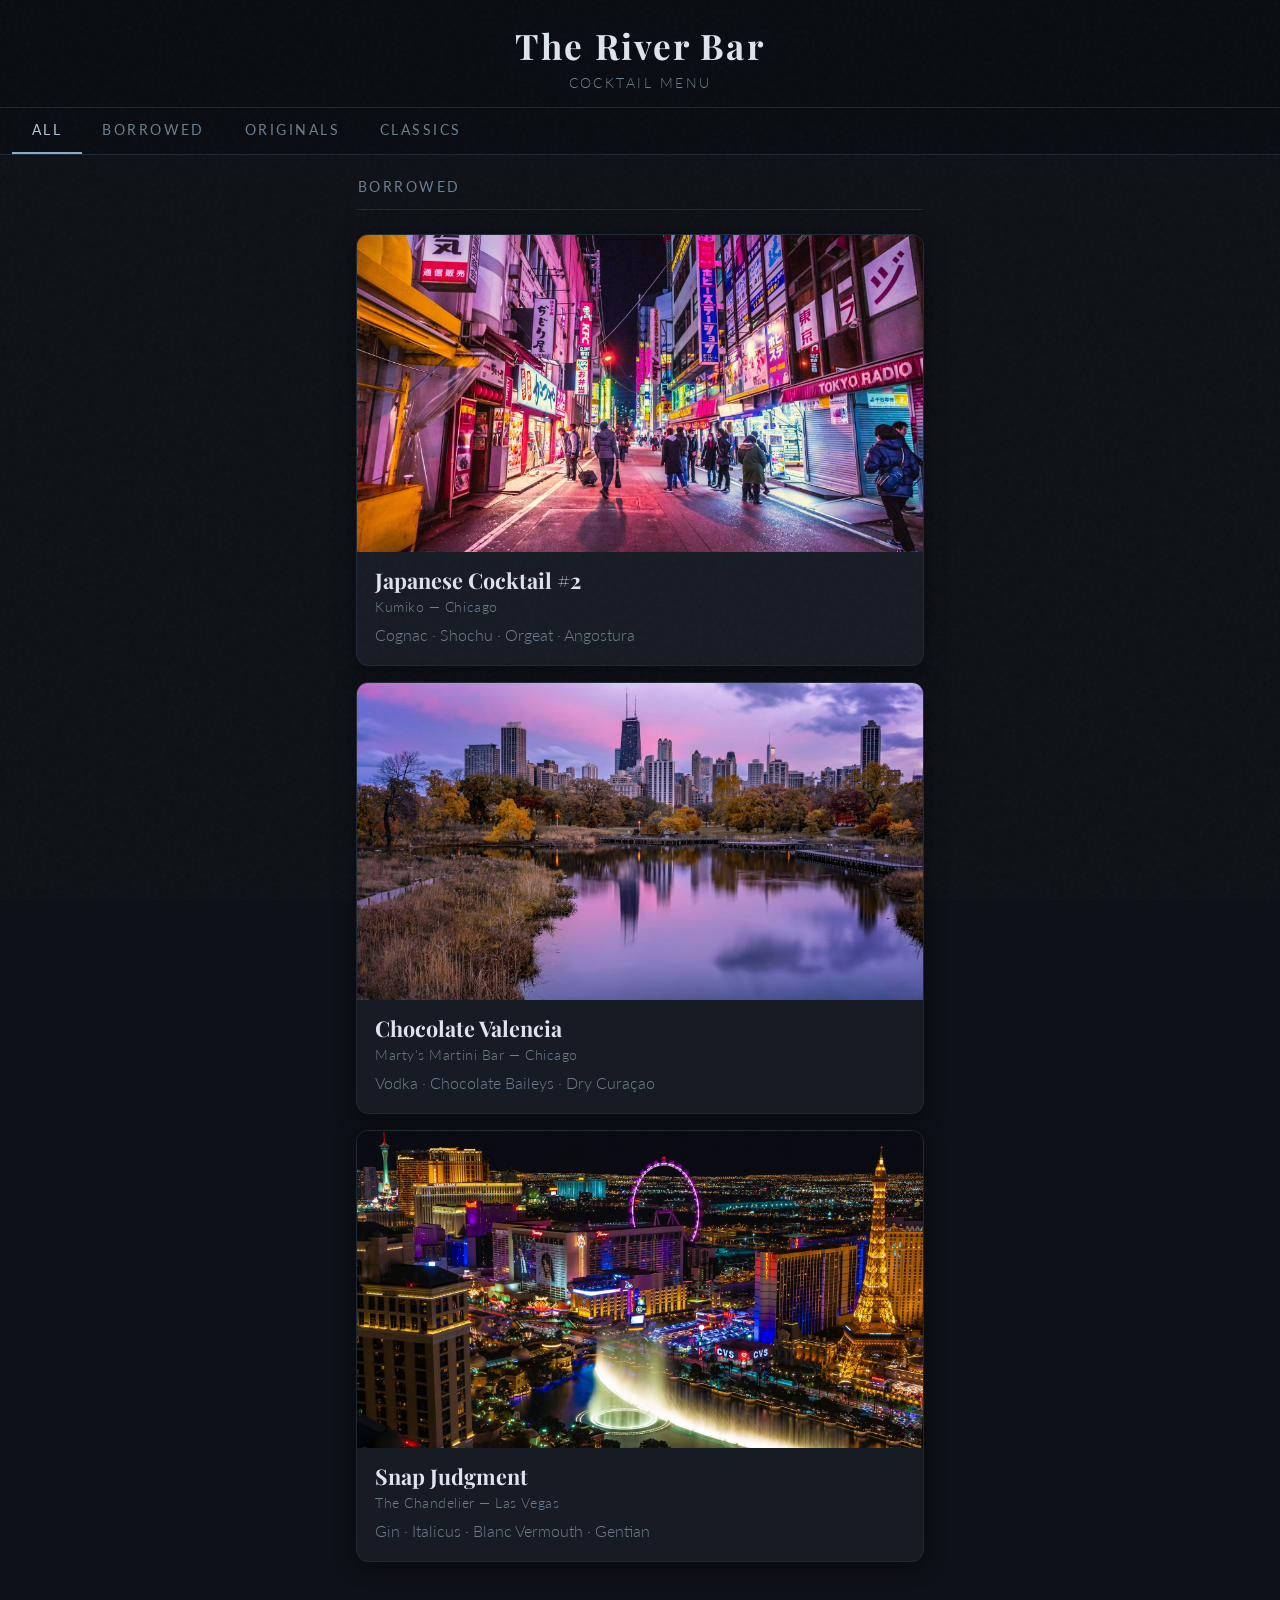
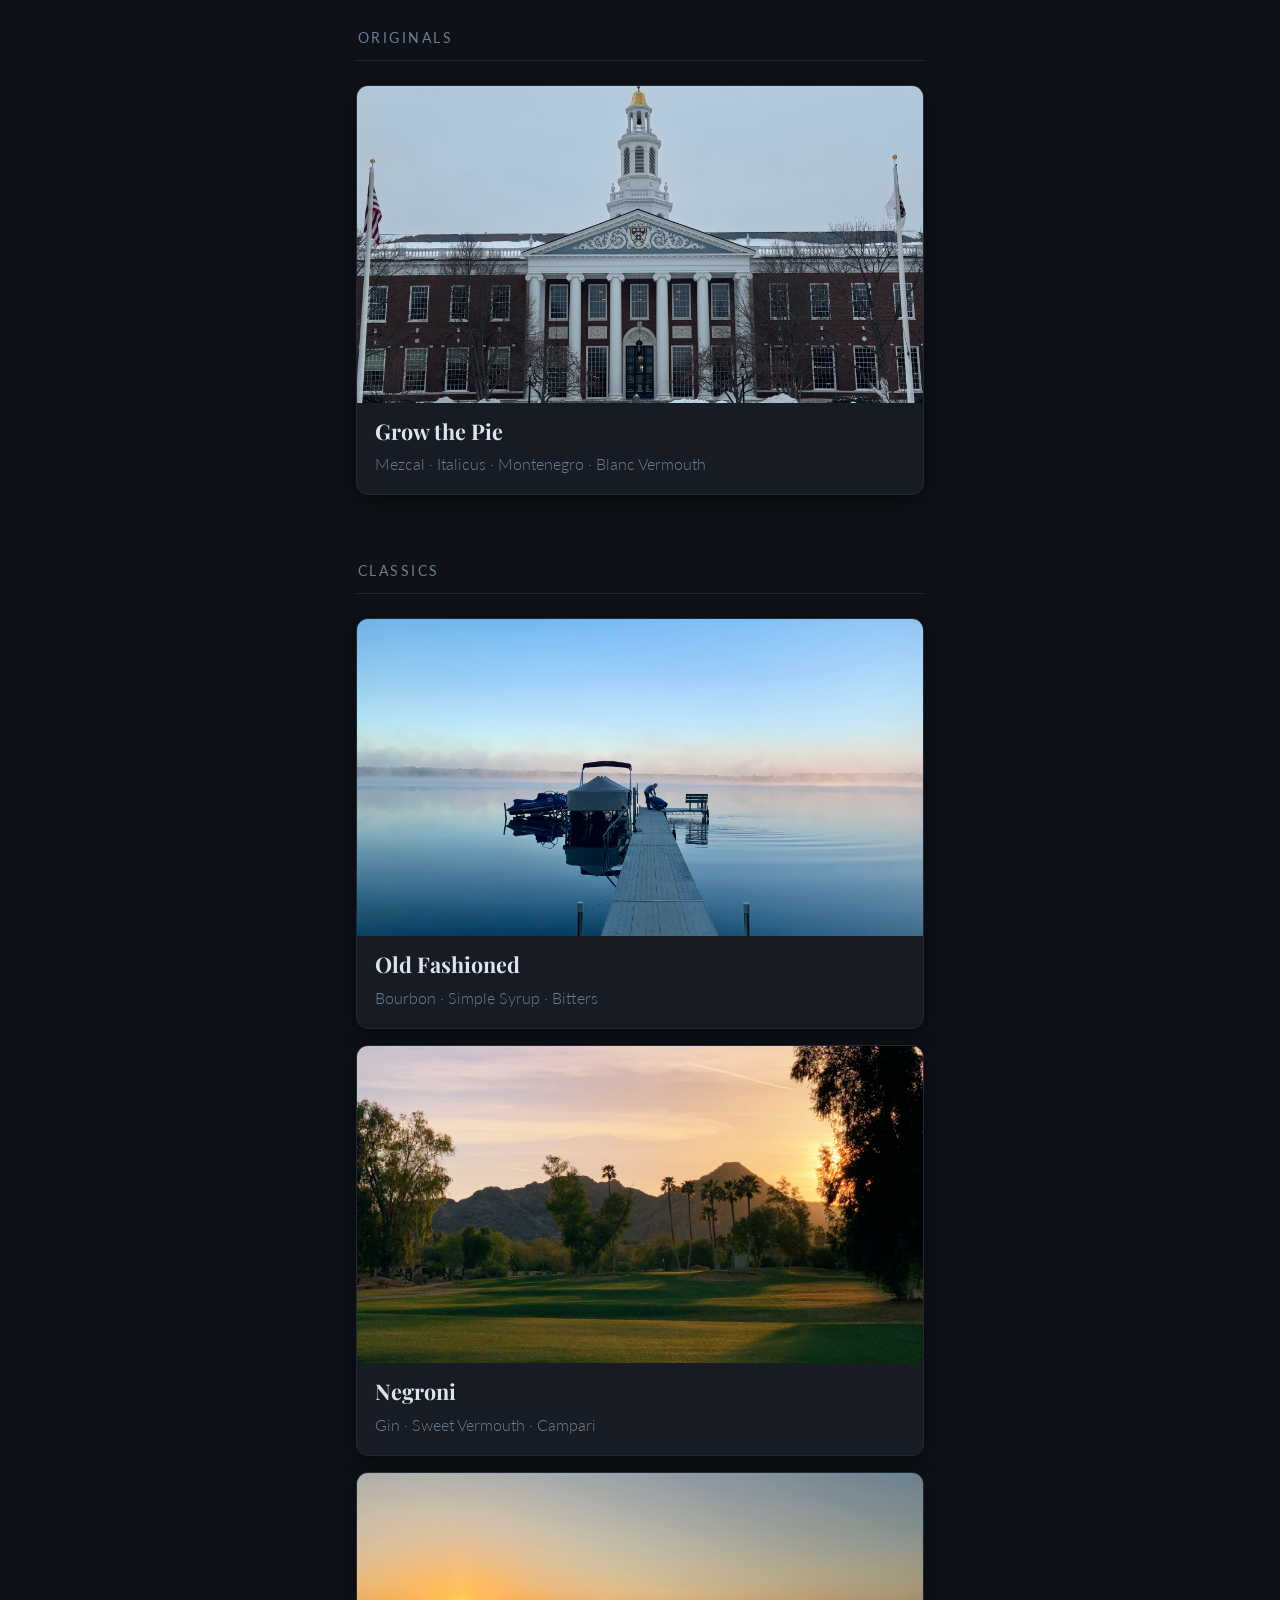
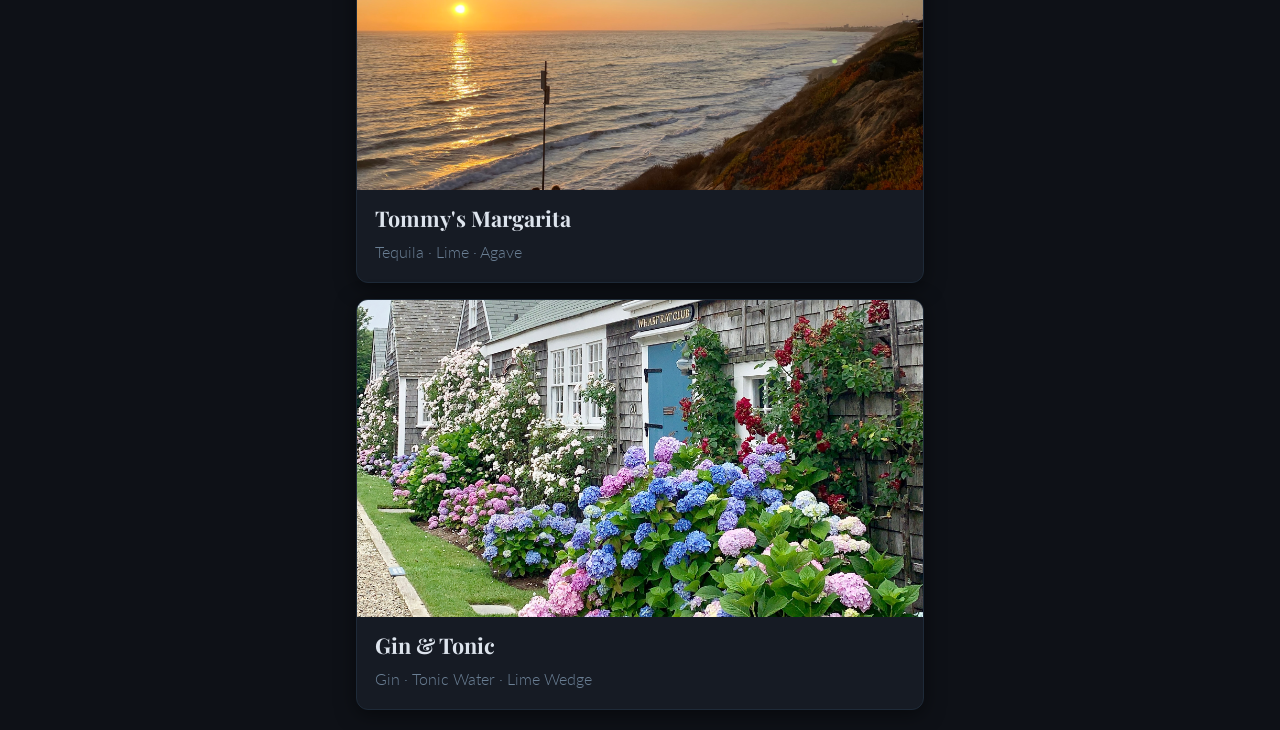
<file: index.html>
<!DOCTYPE html>
<html lang="en">
<head>
  <meta charset="UTF-8">
  <meta name="viewport" content="width=device-width, initial-scale=1.0, viewport-fit=cover">
  <meta name="theme-color" content="#0e1117">
  <meta name="apple-mobile-web-app-capable" content="yes">
  <meta name="apple-mobile-web-app-status-bar-style" content="black-translucent">
  <title>The River Bar</title>
  <link rel="stylesheet" href="styles.css">
</head>
<body>

  <header>
    <h1>The River Bar</h1>
    <p class="tagline">Cocktail Menu</p>
  </header>

  <div class="tabs" id="tabs" role="tablist" aria-label="Cocktail categories"></div>

  <main>
    <div class="grid" id="grid"></div>
  </main>

  <!-- Modal -->
  <div class="modal-backdrop" id="modal-backdrop" role="dialog" aria-modal="true" aria-labelledby="modal-name">
    <div class="modal" id="modal">

      <button class="modal-close" id="modal-close" aria-label="Close">&#x2715;</button>

      <div class="modal-img-wrap" id="modal-img-wrap"></div>

      <div class="modal-content">
        <div class="modal-category" id="modal-category"></div>
        <h2 class="modal-name" id="modal-name"></h2>
        <div class="modal-source" id="modal-source"></div>
        <p class="modal-description" id="modal-description"></p>
        <div class="divider"></div>
        <div class="modal-ingredients-title">Ingredients</div>
        <ul class="modal-ingredients" id="modal-ingredients"></ul>
      </div>

    </div>
  </div>

  <script src="app.js"></script>
</body>
</html>
</file>
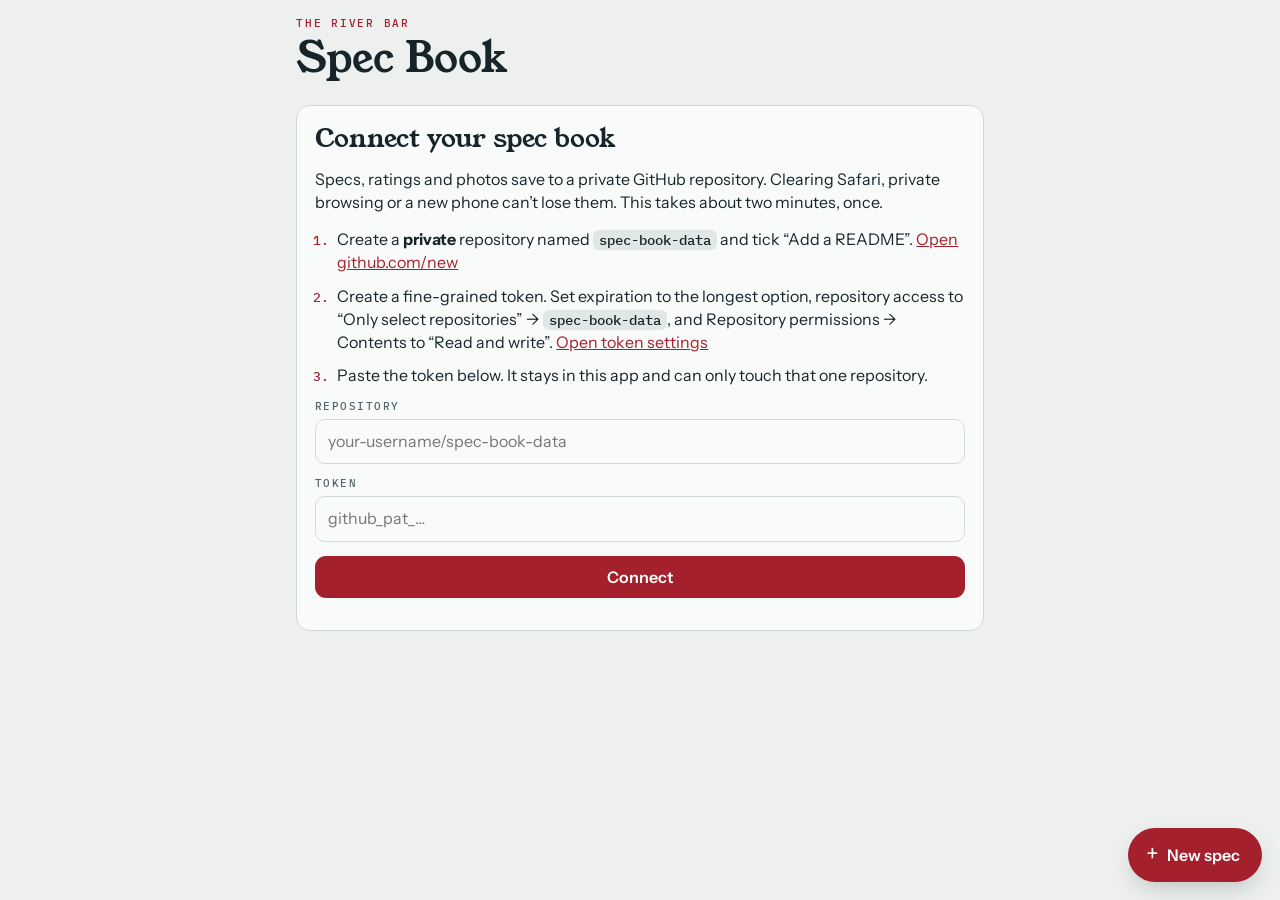
<file: specbook/index.html>
<!doctype html>
<html lang="en">
<head>
<meta charset="utf-8">
<meta name="viewport" content="width=device-width, initial-scale=1, viewport-fit=cover">
<meta name="apple-mobile-web-app-capable" content="yes">
<meta name="mobile-web-app-capable" content="yes">
<meta name="apple-mobile-web-app-title" content="Spec Book">
<meta name="apple-mobile-web-app-status-bar-style" content="default">
<meta name="theme-color" content="#EDF0EE" media="(prefers-color-scheme: light)">
<meta name="theme-color" content="#0F1618" media="(prefers-color-scheme: dark)">
<meta name="format-detection" content="telephone=no">
<link rel="manifest" href="manifest.webmanifest">
<link rel="apple-touch-icon" href="icon-180.png">
<link rel="icon" href="icon-192.png">
<title>Spec Book</title>
<link rel="preconnect" href="https://fonts.googleapis.com">
<link rel="preconnect" href="https://fonts.gstatic.com" crossorigin>
<link rel="stylesheet" href="https://fonts.googleapis.com/css2?family=IBM+Plex+Mono:wght@400;500&family=Instrument+Sans:wght@400;500;600;700&family=Young+Serif&display=swap">
<style>
/* Layout: one fixed scroll surface (no page drift or rubber-banding); detail, editor and settings are full-screen sheets */
:root{
  --bg:#EDF0EE; --surface:#F9FBFA; --ink:#17242A; --muted:#56676C; --line:#D2DAD7;
  --chip:#E0E7E4; --tint:#DCE5E1; --accent:#A3202C; --on-accent:#FFFFFF; --brass:#A8741B;
  --ok:#2F7D5B; --shadow:rgb(23 36 42 / .28);
  --display:"Young Serif", Georgia, "Times New Roman", serif;
  --body:"Instrument Sans", -apple-system, BlinkMacSystemFont, "Helvetica Neue", Arial, sans-serif;
  --mono:"IBM Plex Mono", ui-monospace, Menlo, Consolas, monospace;
  --r:14px;
  --gut-l:max(16px, env(safe-area-inset-left, 0px));
  --gut-r:max(16px, env(safe-area-inset-right, 0px));
  color-scheme:light;
}
@media (prefers-color-scheme: dark){
  :root{
    --bg:#0F1618; --surface:#172124; --ink:#E4EBE8; --muted:#93A3A1; --line:#283437;
    --chip:#1F2B2E; --tint:#1B2629; --accent:#E5545E; --on-accent:#1A090B; --brass:#D9A64A;
    --ok:#5BBE8F; --shadow:rgb(0 0 0 / .6); color-scheme:dark;
  }
}

*{box-sizing:border-box}
html,body{height:100%;margin:0;overflow:hidden;overscroll-behavior:none;background:var(--bg)}
body{color:var(--ink);font:400 16px/1.45 var(--body);-webkit-font-smoothing:antialiased;-webkit-tap-highlight-color:transparent;-webkit-text-size-adjust:100%}
button,input,select,textarea{font:inherit;color:inherit}
button,label,a{touch-action:manipulation}
button{cursor:pointer}
a{color:var(--accent)}
:focus-visible{outline:2px solid var(--accent);outline-offset:2px}
.sr{position:absolute;width:1px;height:1px;overflow:hidden;clip:rect(0 0 0 0);white-space:nowrap;border:0;padding:0;margin:-1px}
.muted{color:var(--muted)}
.small{font-size:13px}

/* The one scroll surface. Fixed to the screen so the page itself can never be dragged sideways or bounced. */
.screen{position:fixed;inset:0;overflow-x:hidden;overflow-y:auto;overscroll-behavior:none;-webkit-overflow-scrolling:touch;background:var(--bg)}
.wrap{width:100%;max-width:720px;margin:0 auto;padding-left:var(--gut-l);padding-right:var(--gut-r)}

/* Masthead */
.masthead{padding-top:calc(18px + env(safe-area-inset-top, 0px));padding-bottom:4px}
.mast-row{display:flex;align-items:flex-end;justify-content:space-between;gap:12px}
.eyebrow{margin:0;font:500 11px/1 var(--mono);letter-spacing:.16em;text-transform:uppercase;color:var(--accent)}
h1{margin:8px 0 0;font:400 42px/1 var(--display);letter-spacing:-.01em}
.mast-tools{display:flex;align-items:center;gap:8px;flex:none}
.unit-toggle{display:inline-flex;border:1px solid var(--line);border-radius:999px;padding:2px;background:var(--surface)}
.unit-toggle button{border:0;background:none;padding:6px 12px;border-radius:999px;font:500 13px/1 var(--mono);color:var(--muted)}
.unit-toggle button[aria-pressed="true"]{background:var(--ink);color:var(--bg)}
.gear{border:1px solid var(--line);background:var(--surface);width:34px;height:34px;border-radius:50%;display:grid;place-items:center;color:var(--muted);padding:0}
.gear svg{width:17px;height:17px}
.meta-line{display:flex;flex-wrap:wrap;align-items:center;gap:6px 14px;margin-top:10px}
.tally{margin:0;font:400 13px/1.3 var(--mono);color:var(--muted);font-variant-numeric:tabular-nums}
.sync{display:inline-flex;align-items:center;gap:7px;border:0;background:none;padding:2px 0;font:400 12px/1.3 var(--mono);color:var(--muted);text-align:left}
.sync::before{content:"";width:7px;height:7px;border-radius:50%;background:var(--ok);flex:none}
.sync[data-state="saving"]::before{background:var(--brass);animation:pulse 1s ease-in-out infinite}
.sync[data-state="waiting"]::before{background:var(--brass)}
.sync[data-state="err"]{color:var(--accent)}
.sync[data-state="err"]::before{background:var(--accent)}
@keyframes pulse{50%{opacity:.3}}

/* Search bar */
.bar{position:sticky;top:0;z-index:5;background:var(--bg);border-bottom:1px solid transparent;transition:border-color .2s}
.bar.stuck{border-bottom-color:var(--line)}
.bar-inner{display:grid;gap:10px;padding-top:12px;padding-bottom:10px}
.search{display:flex;align-items:center;gap:8px;background:var(--surface);border:1px solid var(--line);border-radius:12px;padding:0 8px 0 12px;height:46px;min-width:0}
.search svg{width:18px;height:18px;color:var(--muted);flex:none}
.search input{flex:1;min-width:0;border:0;background:none;outline:none;font-size:16px;height:100%;padding:0}
.search input::-webkit-search-cancel-button{display:none}
.round-x{border:0;background:var(--chip);width:26px;height:26px;border-radius:50%;display:grid;place-items:center;color:var(--muted);font-size:17px;line-height:1;flex:none;padding:0}
.controls{display:flex;gap:8px;align-items:center;justify-content:space-between;min-width:0}
.scope{display:flex;gap:2px;overflow-x:auto;overscroll-behavior-x:contain;scrollbar-width:none;min-width:0;background:var(--chip);border-radius:10px;padding:2px}
.scope::-webkit-scrollbar{display:none}
.scope button{border:0;background:none;padding:7px 10px;border-radius:8px;font:500 13px/1 var(--body);color:var(--muted);white-space:nowrap}
.scope button[aria-pressed="true"]{background:var(--surface);color:var(--ink);box-shadow:0 1px 2px var(--shadow)}
.sort{position:relative;flex:none}
.sort::after{content:"";position:absolute;right:11px;top:50%;width:6px;height:6px;border-right:1.5px solid var(--muted);border-bottom:1.5px solid var(--muted);transform:translateY(-70%) rotate(45deg);pointer-events:none}
.sort select{appearance:none;-webkit-appearance:none;border:1px solid var(--line);background:var(--surface);border-radius:10px;height:34px;padding:0 28px 0 10px;font-size:16px;font-weight:500;max-width:9.5em}
.chips{display:flex;gap:6px;overflow-x:auto;overscroll-behavior-x:contain;scrollbar-width:none;padding-bottom:2px;min-width:0}
.chips::-webkit-scrollbar{display:none}
.chip{flex:none;border:1px solid var(--line);background:var(--surface);border-radius:999px;padding:7px 12px;font:500 13px/1 var(--body);color:var(--ink);white-space:nowrap}
.chip .n{font:400 11px/1 var(--mono);color:var(--muted);margin-left:5px}
.chip[aria-pressed="true"]{background:var(--ink);border-color:var(--ink);color:var(--bg)}
.chip[aria-pressed="true"] .n{color:inherit;opacity:.7}
.chip.tag::before{content:"#";color:var(--muted);margin-right:1px}
.chip.tag[aria-pressed="true"]::before{color:inherit;opacity:.7}
.chip-sep{flex:none;width:1px;background:var(--line);margin:5px 3px}

/* List */
.list-area{padding-bottom:calc(110px + env(safe-area-inset-bottom, 0px))}
.note{display:flex;align-items:center;justify-content:space-between;gap:12px;margin:4px 0 10px;font:400 13px/1.3 var(--mono);color:var(--muted)}
.link-sm{border:0;background:none;color:var(--accent);font:500 14px/1 var(--body);padding:6px 0}
.list{list-style:none;margin:6px 0 0;padding:0;background:var(--surface);border:1px solid var(--line);border-radius:var(--r);overflow:hidden}
.list li+li{border-top:1px solid var(--line)}
.row{display:grid;grid-template-columns:64px minmax(0,1fr) 10px;gap:14px;align-items:center;width:100%;text-align:left;border:0;background:none;padding:12px 14px 12px 12px}
.row:active{background:var(--chip)}
.thumb{width:64px;height:64px;border-radius:10px;overflow:hidden;background:var(--tint);display:grid;place-items:center;color:var(--muted)}
.thumb img{width:100%;height:100%;object-fit:cover;display:block}
.thumb svg{width:30px;height:35px}
.row-main{min-width:0;display:grid;gap:3px}
.row-meta{font:500 11px/1.2 var(--mono);text-transform:uppercase;letter-spacing:.08em;color:var(--muted);overflow-wrap:anywhere}
.row-name{font:400 19px/1.2 var(--display);overflow-wrap:anywhere}
.row-ing{font-size:14px;line-height:1.35;color:var(--muted);display:-webkit-box;-webkit-line-clamp:2;-webkit-box-orient:vertical;overflow:hidden}
.row-rate{display:flex;align-items:center;gap:7px;font:400 12px/1 var(--mono);color:var(--muted);font-variant-numeric:tabular-nums;margin-top:3px}
.chev{width:8px;height:8px;border-right:1.6px solid var(--muted);border-top:1.6px solid var(--muted);transform:rotate(45deg);opacity:.7}
img[data-photo]:not([src]){visibility:hidden}

.stars{position:relative;display:inline-block;line-height:1;letter-spacing:1px;white-space:nowrap;font-family:-apple-system,"Segoe UI Symbol",sans-serif}
.stars .base{color:var(--line)}
.stars .fill{position:absolute;inset:0 auto 0 0;overflow:hidden;color:var(--brass)}
.stars.sm{font-size:13px}
.stars.lg{font-size:22px;letter-spacing:2px}

.empty{text-align:center;padding:56px 12px;color:var(--muted)}
.empty svg{width:56px;height:64px;color:var(--muted);opacity:.8}
.empty h2{font:400 26px/1.15 var(--display);color:var(--ink);margin:14px 0 8px;text-wrap:balance}
.empty p{margin:0 auto 16px;max-width:30ch}

.fab{position:fixed;right:calc(18px + env(safe-area-inset-right, 0px));bottom:calc(18px + env(safe-area-inset-bottom, 0px));z-index:8;border:0;background:var(--accent);color:var(--on-accent);border-radius:999px;padding:0 22px 0 18px;height:54px;font:600 16px/1 var(--body);display:flex;align-items:center;gap:8px;box-shadow:0 10px 26px -8px var(--shadow)}
.fab span{font-size:24px;font-weight:400;line-height:1;margin-top:-2px}
.fab:active{transform:scale(.97)}

/* Sheets */
.sheet{position:fixed;inset:0;z-index:20;background:var(--bg);overflow-x:hidden;overflow-y:auto;overscroll-behavior:none;-webkit-overflow-scrolling:touch;transform:translateY(100%);visibility:hidden;transition:transform .34s cubic-bezier(.2,.8,.2,1),visibility 0s linear .34s}
.sheet.open{transform:none;visibility:visible;transition:transform .34s cubic-bezier(.2,.8,.2,1),visibility 0s}
#editor{z-index:30}
#settings{z-index:40}
.sheet-head{position:sticky;top:0;z-index:3;display:grid;grid-template-columns:1fr auto 1fr;align-items:center;gap:8px;background:var(--bg);border-bottom:1px solid var(--line);padding-top:env(safe-area-inset-top, 0px);padding-left:max(6px, env(safe-area-inset-left, 0px));padding-right:max(6px, env(safe-area-inset-right, 0px))}
.sheet-head > :first-child{justify-self:start}
.sheet-head > :last-child{justify-self:end}
.link{border:0;background:none;color:var(--accent);font:500 17px/1 var(--body);padding:16px 10px}
.link.strong{font-weight:700}
.link[disabled]{opacity:.4}
.sheet-title{font:600 15px/1.2 var(--body);text-align:center;overflow:hidden;text-overflow:ellipsis;white-space:nowrap;max-width:46vw}
.sheet-body{padding-bottom:calc(56px + env(safe-area-inset-bottom, 0px))}

/* Detail */
.gallery-wrap{max-width:720px;margin:0 auto;position:relative}
.gallery{display:flex;overflow-x:auto;overscroll-behavior-x:contain;scroll-snap-type:x mandatory;scrollbar-width:none;background:var(--tint)}
.gallery::-webkit-scrollbar{display:none}
.gallery img{flex:0 0 100%;width:100%;max-width:100%;aspect-ratio:4/5;max-height:64vh;object-fit:cover;scroll-snap-align:center;display:block}
.dots{position:absolute;left:0;right:0;bottom:12px;display:flex;gap:6px;justify-content:center;pointer-events:none}
.dots span{width:7px;height:7px;border-radius:50%;background:var(--surface);opacity:.55;box-shadow:0 0 0 1px var(--shadow)}
.dots span.on{opacity:1}
.hero-glass{display:grid;place-items:center;aspect-ratio:16/8;max-width:100%;background:var(--tint);color:var(--muted)}
.hero-glass svg{width:64px;height:74px;opacity:.85}
.d-head{padding-top:20px}
.d-name{font:400 clamp(32px,9vw,46px)/1.04 var(--display);margin:8px 0 12px;letter-spacing:-.01em;text-wrap:balance;overflow-wrap:anywhere}
.d-rate{display:flex;align-items:center;gap:8px;font:400 13px/1 var(--mono);color:var(--muted);font-variant-numeric:tabular-nums}
.facts{display:grid;grid-template-columns:repeat(2,minmax(0,1fr));gap:1px;background:var(--line);border:1px solid var(--line);border-radius:12px;overflow:hidden;margin:20px 0 0}
.fact{background:var(--surface);padding:11px 13px;min-width:0;margin:0}
.fact:last-child:nth-child(odd){grid-column:1/-1}
.fact dt{font:500 10.5px/1 var(--mono);letter-spacing:.14em;text-transform:uppercase;color:var(--muted)}
.fact dd{margin:6px 0 0;font-size:15px;overflow-wrap:anywhere}
.sec{font:500 11px/1 var(--mono);letter-spacing:.16em;text-transform:uppercase;color:var(--muted);margin:30px 0 12px}
.spec{list-style:none;margin:0;padding:0;border-top:1.5px solid var(--ink)}
.spec li{display:grid;grid-template-columns:7.2em minmax(0,1fr);gap:14px;padding:11px 0;border-bottom:1px solid var(--line);align-items:baseline}
.spec .amt{font:500 15px/1.3 var(--mono);font-variant-numeric:tabular-nums;text-align:right;color:var(--accent)}
.spec .ing{font-size:17px;line-height:1.3;border:0;background:none;text-align:left;padding:0;overflow-wrap:anywhere}
.spec .ing:active{color:var(--accent)}
.steps{margin:0;padding-left:1.5em;max-width:65ch}
.steps li{padding-left:6px;margin-bottom:9px}
.steps li::marker{font:500 13px var(--mono);color:var(--muted)}
.prose{white-space:pre-wrap;margin:0;max-width:65ch;overflow-wrap:anywhere}
.tagrow{display:flex;flex-wrap:wrap;gap:6px}
.rate-summary{display:flex;align-items:center;gap:14px}
.rate-big{font:400 46px/1 var(--display);font-variant-numeric:tabular-nums}
.rate-list{list-style:none;padding:0;margin:16px 0 0;border-top:1px solid var(--line)}
.rate-list li{display:grid;grid-template-columns:minmax(0,1fr) auto;gap:5px 10px;padding:11px 0;border-bottom:1px solid var(--line);align-items:center}
.r-top{display:flex;align-items:center;gap:8px;flex-wrap:wrap;min-width:0}
.r-who{font-weight:600;overflow-wrap:anywhere}
.r-side{display:flex;align-items:center;gap:10px;font:400 12px/1 var(--mono);color:var(--muted)}
.r-note{grid-column:1/-1;margin:0;color:var(--muted);font-size:15px;overflow-wrap:anywhere}
.r-del{border:0;background:none;color:var(--muted);font:500 12px/1 var(--body);padding:6px 0}
.r-del.armed,.btn.armed{color:var(--accent)}
.rate-form{display:grid;gap:12px;margin-top:18px;padding:16px;background:var(--surface);border:1px solid var(--line);border-radius:var(--r)}
.rate-form h4{margin:0;font:400 19px/1.2 var(--display)}
.star-input{display:flex;gap:2px}
.star-input button{border:0;background:none;font-size:34px;line-height:1;color:var(--line);padding:2px 5px;font-family:-apple-system,"Segoe UI Symbol",sans-serif;transition:transform .12s}
.star-input button.on{color:var(--brass)}
.star-input button:active{transform:scale(.88)}
.d-foot{display:flex;flex-wrap:wrap;gap:10px;margin-top:34px;align-items:center}
.stamp{width:100%;margin:6px 0 0;font:400 12px/1.4 var(--mono);color:var(--muted)}

/* Forms */
.btn{border:0;border-radius:11px;padding:13px 18px;font:600 16px/1 var(--body);background:var(--accent);color:var(--on-accent)}
.btn.ghost{background:var(--chip);color:var(--ink)}
.btn.outline{background:none;color:var(--accent);border:1px solid var(--line)}
.btn.armed{border-color:var(--accent)}
.btn[disabled]{opacity:.5}
.field{display:grid;gap:7px;min-width:0}
.field > span{font:500 10.5px/1 var(--mono);letter-spacing:.14em;text-transform:uppercase;color:var(--muted)}
.field input,.field textarea,.field select{width:100%;min-width:0;border:1px solid var(--line);background:var(--surface);border-radius:10px;padding:11px 12px;font-size:16px;line-height:1.35;outline:none}
.rate-form input{background:var(--bg)}
.field input:focus,.field textarea:focus,.ing-row input:focus,.ing-row select:focus{border-color:var(--accent)}
textarea{resize:vertical;min-height:96px}
.field-row{display:grid;grid-template-columns:repeat(2,minmax(0,1fr));gap:12px}
.ed-group{display:grid;gap:16px;padding-top:20px}
.ed-section{margin-top:28px;display:grid;gap:10px}
.ed-section .sec{margin:0}
.hint{margin:0;font-size:13px;color:var(--muted)}
.seg{display:flex;flex-wrap:wrap;gap:6px}
.ing-head,.ing-row{display:grid;grid-template-columns:4.4em 6.6em minmax(0,1fr) 30px;gap:6px;align-items:center}
.ing-head{font:500 10px/1 var(--mono);letter-spacing:.12em;text-transform:uppercase;color:var(--muted);padding:0 2px}
.ing-head span:first-child{text-align:right;padding-right:10px}
.ing-row input,.ing-row select{width:100%;min-width:0;border:1px solid var(--line);background:var(--surface);border-radius:9px;padding:10px 8px;font-size:16px;outline:none}
.ing-row select{appearance:none;-webkit-appearance:none;padding-right:6px}
.ing-amt{font-family:var(--mono);text-align:right;font-variant-numeric:tabular-nums}
.ing-del{border:0;background:none;color:var(--muted);font-size:22px;line-height:1;padding:0;height:40px}
.add-row{border:1px dashed var(--line);background:none;border-radius:10px;width:100%;padding:12px;color:var(--accent);font:600 15px/1 var(--body)}
.ph-grid{display:grid;grid-template-columns:repeat(auto-fill,minmax(92px,1fr));gap:8px}
.ph{position:relative;aspect-ratio:1;max-width:100%;border-radius:10px;overflow:hidden;background:var(--tint)}
.ph img{width:100%;height:100%;object-fit:cover;display:block}
.ph .x{position:absolute;top:5px;right:5px;width:26px;height:26px;border-radius:50%;border:0;background:rgb(0 0 0 / .6);color:#fff;font-size:16px;line-height:1;display:grid;place-items:center;padding:0}
.ph .cover{position:absolute;left:5px;bottom:5px;background:rgb(0 0 0 / .6);color:#fff;font:500 10px/1 var(--mono);letter-spacing:.1em;text-transform:uppercase;padding:4px 6px;border-radius:5px}
.ph .mk{position:absolute;inset:0;border:0;background:none;padding:0}
.ph.loading img{opacity:.45}
.ph.loading::after{content:"";position:absolute;left:50%;top:50%;width:22px;height:22px;margin:-11px 0 0 -11px;border-radius:50%;border:2.5px solid var(--surface);border-top-color:var(--accent);animation:spin .8s linear infinite}
@keyframes spin{to{transform:rotate(360deg)}}
.ph.add{display:grid;place-items:center;border:1.5px dashed var(--line);background:none;color:var(--accent);font:600 14px/1.2 var(--body);cursor:pointer;text-align:center}
.tag-input{display:flex;flex-wrap:wrap;gap:6px;align-items:center;border:1px solid var(--line);background:var(--surface);border-radius:10px;padding:6px}
.tag-input input{flex:1;min-width:8em;border:0;background:none;outline:none;padding:6px;font-size:16px}
.tagchip{display:inline-flex;align-items:center;gap:2px;background:var(--chip);border-radius:999px;padding:4px 4px 4px 10px;font-size:14px}
.tagchip button{border:0;background:none;color:var(--muted);font-size:17px;line-height:1;padding:2px 6px}

/* Setup and settings */
.setup{padding-bottom:calc(48px + env(safe-area-inset-bottom, 0px))}
.card{background:var(--surface);border:1px solid var(--line);border-radius:var(--r);padding:18px;margin-top:22px;display:grid;gap:14px}
.card h2{margin:0;font:400 26px/1.15 var(--display);text-wrap:balance}
.card p{margin:0;max-width:60ch}
.steps-setup{margin:0;padding-left:1.4em;display:grid;gap:10px}
.steps-setup li::marker{font:500 13px var(--mono);color:var(--accent)}
.code{font:500 14px var(--mono);background:var(--chip);border-radius:6px;padding:1px 6px;overflow-wrap:anywhere}
.set-list{margin:0;display:grid;gap:1px;background:var(--line);border:1px solid var(--line);border-radius:12px;overflow:hidden}
.set-list > div{background:var(--surface);padding:12px 14px;display:grid;gap:4px;min-width:0}
.set-list dt{font:500 10.5px/1 var(--mono);letter-spacing:.14em;text-transform:uppercase;color:var(--muted)}
.set-list dd{margin:0;overflow-wrap:anywhere}
.stack{display:grid;gap:10px}

.toast{position:fixed;left:16px;right:16px;bottom:calc(86px + env(safe-area-inset-bottom, 0px));z-index:60;display:flex;justify-content:center;pointer-events:none;opacity:0;transform:translateY(12px);transition:opacity .2s,transform .2s}
.toast span{background:var(--ink);color:var(--bg);padding:11px 16px;border-radius:12px;font-size:15px;text-align:center;max-width:100%}
.toast.show{opacity:1;transform:none}

@media (prefers-reduced-motion: reduce){
  .sheet,.sheet.open,.toast,.bar{transition:none}
  .ph.loading::after,.sync[data-state="saving"]::before{animation-duration:2s}
}
@media (min-width:700px){
  .gallery-wrap{padding-top:16px}
  .gallery,.hero-glass{border-radius:var(--r)}
}
</style>
</head>
<body>

<!-- Main screen -->
<div class="screen" id="main-screen" hidden>
  <header class="masthead wrap" id="masthead">
    <div class="mast-row">
      <div>
        <p class="eyebrow">The River Bar</p>
        <h1>Spec Book</h1>
      </div>
      <div class="mast-tools">
        <div class="unit-toggle" role="group" aria-label="Measurement units">
          <button type="button" data-unit="oz" aria-pressed="true">oz</button><button type="button" data-unit="ml" aria-pressed="false">ml</button>
        </div>
        <button type="button" class="gear" id="open-settings" aria-label="Settings">
          <svg viewBox="0 0 20 20" fill="none" stroke="currentColor" stroke-width="1.7" stroke-linecap="round" aria-hidden="true"><path d="M3 6h14M3 14h14"/><circle cx="7" cy="6" r="2.2" fill="var(--surface)"/><circle cx="13" cy="14" r="2.2" fill="var(--surface)"/></svg>
        </button>
      </div>
    </div>
    <div class="meta-line">
      <p class="tally" id="tally">Opening the book…</p>
      <button type="button" class="sync" id="sync" data-state="ok">Loading</button>
    </div>
  </header>

  <div class="bar" id="bar">
    <div class="wrap bar-inner">
      <label class="search" for="q">
        <svg viewBox="0 0 20 20" fill="none" stroke="currentColor" stroke-width="2" stroke-linecap="round" aria-hidden="true"><circle cx="8.5" cy="8.5" r="6"/><path d="M13 13l5 5"/></svg>
        <span class="sr">Search specs</span>
        <input id="q" type="search" placeholder="Search name, spirit, garnish…" autocomplete="off" autocorrect="off" spellcheck="false" enterkeyhint="search">
        <button type="button" class="round-x" id="q-clear" aria-label="Clear search" hidden>×</button>
      </label>
      <div class="controls">
        <div class="scope" id="scope" role="group" aria-label="Search in">
          <button type="button" data-scope="all" aria-pressed="true">All</button>
          <button type="button" data-scope="name" aria-pressed="false">Name</button>
          <button type="button" data-scope="type" aria-pressed="false">Type</button>
          <button type="button" data-scope="ingredient" aria-pressed="false">Ingredient</button>
          <button type="button" data-scope="tag" aria-pressed="false">Tag</button>
        </div>
        <label class="sort" for="sort"><span class="sr">Sort by</span>
          <select id="sort">
            <option value="name">A–Z</option>
            <option value="rating">Top rated</option>
            <option value="count">Most rated</option>
            <option value="newest">Newest</option>
            <option value="edited">Last edited</option>
          </select>
        </label>
      </div>
      <div class="chips" id="chips" hidden></div>
    </div>
  </div>

  <div class="wrap list-area" id="list-area">
    <div class="note" id="note" hidden></div>
    <ul class="list" id="list" hidden></ul>
    <div class="empty" id="empty"></div>
  </div>
</div>

<button type="button" class="fab" id="fab" hidden><span aria-hidden="true">+</span>New spec</button>

<!-- First-run setup -->
<div class="screen" id="setup-screen" hidden>
  <div class="wrap setup">
    <header class="masthead">
      <p class="eyebrow">The River Bar</p>
      <h1>Spec Book</h1>
    </header>
    <form class="card" id="setup-form" novalidate>
      <h2>Connect your spec book</h2>
      <p>Specs, ratings and photos save to a private GitHub repository. Clearing Safari, private browsing or a new phone can’t lose them. This takes about two minutes, once.</p>
      <ol class="steps-setup">
        <li>Create a <strong>private</strong> repository named <span class="code">spec-book-data</span> and tick “Add a README”. <a href="https://github.com/new" target="_blank" rel="noopener">Open github.com/new</a></li>
        <li>Create a fine-grained token. Set expiration to the longest option, repository access to “Only select repositories” → <span class="code">spec-book-data</span>, and Repository permissions → Contents to “Read and write”. <a href="https://github.com/settings/personal-access-tokens/new" target="_blank" rel="noopener">Open token settings</a></li>
        <li>Paste the token below. It stays in this app and can only touch that one repository.</li>
      </ol>
      <label class="field" for="setup-repo"><span>Repository</span><input id="setup-repo" autocomplete="off" autocapitalize="none" autocorrect="off" spellcheck="false" placeholder="your-username/spec-book-data"></label>
      <label class="field" for="setup-token"><span>Token</span><input id="setup-token" type="password" autocomplete="off" autocapitalize="none" autocorrect="off" spellcheck="false" placeholder="github_pat_…"></label>
      <button type="submit" class="btn" id="setup-go">Connect</button>
      <p class="hint" id="setup-msg" role="status" aria-live="polite"></p>
    </form>
  </div>
</div>

<!-- Detail -->
<section class="sheet" id="detail" role="dialog" aria-modal="true" aria-labelledby="detail-headname" aria-hidden="true">
  <div class="sheet-head">
    <button type="button" class="link" id="detail-close">‹ Specs</button>
    <span class="sheet-title" id="detail-headname"></span>
    <button type="button" class="link" id="detail-edit">Edit</button>
  </div>
  <div class="sheet-body" id="detail-body">
    <div id="d-main"></div>
    <div class="wrap">
      <h3 class="sec">Ratings</h3>
      <div id="d-ratings"></div>
      <form class="rate-form" id="rate-form" novalidate>
        <h4>Log a rating</h4>
        <div class="star-input" id="star-input" role="radiogroup" aria-label="Score out of 5">
          <button type="button" role="radio" aria-checked="false" data-star="1" aria-label="1 star">★</button>
          <button type="button" role="radio" aria-checked="false" data-star="2" aria-label="2 stars">★</button>
          <button type="button" role="radio" aria-checked="false" data-star="3" aria-label="3 stars">★</button>
          <button type="button" role="radio" aria-checked="false" data-star="4" aria-label="4 stars">★</button>
          <button type="button" role="radio" aria-checked="false" data-star="5" aria-label="5 stars">★</button>
        </div>
        <div class="field-row">
          <label class="field" for="rate-who"><span>Who</span><input id="rate-who" list="dl-raters" autocomplete="off" placeholder="Name"></label>
          <label class="field" for="rate-note"><span>Note</span><input id="rate-note" autocomplete="off" placeholder="Optional"></label>
        </div>
        <button type="submit" class="btn" id="rate-submit">Add rating</button>
      </form>
      <div id="d-foot"></div>
    </div>
  </div>
</section>

<!-- Editor -->
<section class="sheet" id="editor" role="dialog" aria-modal="true" aria-labelledby="ed-title" aria-hidden="true">
  <form id="ed-form" novalidate>
    <div class="sheet-head">
      <button type="button" class="link" id="ed-cancel">Cancel</button>
      <span class="sheet-title" id="ed-title">New spec</span>
      <button type="submit" class="link strong" id="ed-save">Save</button>
    </div>
    <div class="sheet-body wrap" id="ed-body"></div>
  </form>
</section>

<!-- Settings -->
<section class="sheet" id="settings" role="dialog" aria-modal="true" aria-labelledby="set-title" aria-hidden="true">
  <div class="sheet-head">
    <span></span>
    <span class="sheet-title" id="set-title">Settings</span>
    <button type="button" class="link strong" id="set-close">Done</button>
  </div>
  <div class="sheet-body wrap" id="set-body"></div>
</section>

<div class="toast" id="toast" role="status" aria-live="polite"><span id="toast-text"></span></div>

<datalist id="dl-types"></datalist>
<datalist id="dl-glass"></datalist>
<datalist id="dl-ice"></datalist>
<datalist id="dl-garnish"></datalist>
<datalist id="dl-ings"></datalist>
<datalist id="dl-tags"></datalist>
<datalist id="dl-raters"></datalist>

<script>
(() => {
"use strict";
const $ = (s, r = document) => r.querySelector(s);
const $$ = (s, r = document) => Array.from(r.querySelectorAll(s));
const esc = s => String(s ?? "").replace(/[&<>"']/g, c => ({ "&": "&amp;", "<": "&lt;", ">": "&gt;", '"': "&quot;", "'": "&#39;" }[c]));
const norm = s => String(s ?? "").normalize("NFD").replace(/[̀-ͯ]/g, "").toLowerCase();
const clone = o => JSON.parse(JSON.stringify(o));
const store = {
  get(k, d) { try { const v = localStorage.getItem("sb." + k); return v == null ? d : v; } catch { return d; } },
  set(k, v) { try { localStorage.setItem("sb." + k, v); } catch {} },
  del(k) { try { localStorage.removeItem("sb." + k); } catch {} },
  getJSON(k) { try { return JSON.parse(this.get(k, "null")); } catch { return null; } },
  setJSON(k, v) { this.set(k, JSON.stringify(v)); }
};

/* ================= data constants ================= */
const DATA_PATH = "specbook.json";
const TYPES = ["Sour", "Highball", "Spritz", "Stirred", "Old Fashioned", "Martini", "Negroni riff", "Fizz", "Collins", "Tiki", "Julep", "Smash", "Flip", "Punch", "Low-ABV", "Zero-proof"];
const GLASSES = ["Coupe", "Nick & Nora", "Martini", "Rocks", "Double rocks", "Highball", "Collins", "Wine glass", "Flute", "Julep cup", "Mug", "Tiki mug"];
const ICES = ["Large cube", "Cubed", "Crushed", "Pebble", "Collins spear", "Up (no ice)"];
const METHODS = ["Shaken", "Stirred", "Built", "Blended", "Thrown", "Swizzled"];
const UNITS = ["oz", "ml", "dash", "barspoon", "tsp", "drop", "top", "rinse", "whole", "pinch", ""];
const SEED = () => {
  const t = "2026-10-16T17:30:00.000Z";
  const base = { notes: "", source: "River Bar classics menu", photos: [], ratings: [], createdAt: t, updatedAt: t };
  return [
    { ...base, id: "negroni", name: "Negroni", type: "Stirred", method: "Stirred", glass: "Rocks", ice: "Large cube", garnish: "Orange peel",
      ingredients: [{ amount: 1, unit: "oz", name: "Gin" }, { amount: 1, unit: "oz", name: "Campari" }, { amount: 1, unit: "oz", name: "Sweet vermouth" }],
      steps: ["Add everything to a mixing glass with ice.", "Stir until well chilled, about 20 seconds.", "Strain over a large cube.", "Express the orange peel over the top and drop it in."],
      tags: ["classic", "bitter", "gin"] },
    { ...base, id: "tommys-margarita", name: "Tommy's Margarita", type: "Sour", method: "Shaken", glass: "Rocks", ice: "Cubed", garnish: "Lime wheel",
      ingredients: [{ amount: 2, unit: "oz", name: "Blanco tequila" }, { amount: 1, unit: "oz", name: "Lime juice" }, { amount: 0.5, unit: "oz", name: "Agave syrup (1:1)" }],
      steps: ["Shake hard with ice for 10 to 12 seconds.", "Strain over fresh ice.", "Garnish with a lime wheel."],
      tags: ["classic", "tequila", "citrus"] },
    { ...base, id: "old-fashioned", name: "Old Fashioned", type: "Old Fashioned", method: "Stirred", glass: "Rocks", ice: "Large cube", garnish: "Orange peel",
      ingredients: [{ amount: 2, unit: "oz", name: "Bourbon or rye" }, { amount: 0.25, unit: "oz", name: "Simple syrup" }, { amount: 2, unit: "dash", name: "Angostura bitters" }, { amount: 1, unit: "dash", name: "Orange bitters" }],
      steps: ["Add everything to a mixing glass with ice.", "Stir until well chilled and slightly diluted.", "Strain over a large cube.", "Express the orange peel and drop it in."],
      tags: ["classic", "whiskey"] },
    { ...base, id: "gin-and-tonic", name: "Gin & Tonic", type: "Highball", method: "Built", glass: "Highball", ice: "Cubed", garnish: "Lime wedge",
      ingredients: [{ amount: 2, unit: "oz", name: "Gin" }, { amount: null, unit: "top", name: "Tonic water" }],
      steps: ["Fill a highball with ice.", "Add the gin, then top with cold tonic.", "Give one gentle stir and garnish."],
      tags: ["classic", "gin", "highball"] }
  ];
};

/* ================= state ================= */
const S = {
  recipes: [], loaded: false,
  q: "", scope: "all", sort: store.get("sort", "name"), type: null, tag: null,
  unit: store.get("unit", "oz") === "ml" ? "ml" : "oz",
  openId: null
};
let CFG = store.getJSON("cfg");               // {owner, repo, token}
let base = null;                              // last copy confirmed on GitHub: {version, recipes}
let ops = [];                                 // changes made here, not yet on GitHub
const SY = { busy: false, again: false, err: null, at: null };
let ED = null;
let STAR = 0;

/* ================= GitHub ================= */
const API = "https://api.github.com";
const encPath = p => p.split("/").map(encodeURIComponent).join("/");
class GhError extends Error { constructor(kind, status, msg) { super(msg || kind); this.kind = kind; this.status = status; } }
async function gh(path, opts = {}, cfg = CFG) {
  let res;
  try {
    res = await fetch(API + path, {
      ...opts, cache: "no-store",
      headers: { Accept: "application/vnd.github+json", Authorization: "Bearer " + cfg.token, "X-GitHub-Api-Version": "2022-11-28", ...(opts.headers || {}) }
    });
  } catch { throw new GhError("offline", 0); }
  return res;
}
function failFrom(res) {
  if (res.status === 401) return new GhError("auth", 401);
  if (res.status === 403) return new GhError("forbidden", 403);
  if (res.status === 404) return new GhError("missing", 404);
  return new GhError("http", res.status);
}
function b64enc(str) {
  const bytes = new TextEncoder().encode(str);
  let bin = "";
  for (let i = 0; i < bytes.length; i += 0x8000) bin += String.fromCharCode.apply(null, bytes.subarray(i, i + 0x8000));
  return btoa(bin);
}
function b64dec(b64) {
  const bin = atob(String(b64).replace(/\s/g, ""));
  const bytes = new Uint8Array(bin.length);
  for (let i = 0; i < bin.length; i++) bytes[i] = bin.charCodeAt(i);
  return new TextDecoder().decode(bytes);
}
const blobToB64 = blob => new Promise((res, rej) => {
  const r = new FileReader();
  r.onload = () => res(String(r.result).split(",")[1] || "");
  r.onerror = () => rej(r.error);
  r.readAsDataURL(blob);
});
// All writes go through one line, because GitHub refuses two commits racing on the same branch.
let wchain = Promise.resolve();
const serial = fn => { const p = wchain.then(fn, fn); wchain = p.catch(() => {}); return p; };

async function pullData() {
  const res = await gh(`/repos/${CFG.owner}/${CFG.repo}/contents/${DATA_PATH}`);
  if (res.status === 404) {
    const repo = await gh(`/repos/${CFG.owner}/${CFG.repo}`);
    if (!repo.ok) throw failFrom(repo);
    return { data: null, sha: null };
  }
  if (!res.ok) throw failFrom(res);
  const j = await res.json();
  return { data: JSON.parse(b64dec(j.content)), sha: j.sha };
}
async function pushData(data, sha, message) {
  const res = await gh(`/repos/${CFG.owner}/${CFG.repo}/contents/${DATA_PATH}`, {
    method: "PUT",
    body: JSON.stringify({ message, content: b64enc(JSON.stringify(data, null, 1) + "\n"), ...(sha ? { sha } : {}) })
  });
  if (res.status === 409 || res.status === 422) return { conflict: true };
  if (!res.ok) throw failFrom(res);
  const j = await res.json();
  return { sha: j.content.sha };
}

/* ================= changes and sync ================= */
function applyOp(recipes, op) {
  const i = recipes.findIndex(r => r.id === op.id);
  switch (op.t) {
    case "create": if (i < 0) recipes.push(clone(op.recipe)); break;
    case "edit": if (i >= 0) recipes[i] = { ...recipes[i], ...clone(op.fields) }; break;
    case "delete": if (i >= 0) recipes.splice(i, 1); break;
    case "rate":
      if (i >= 0) {
        const rs = recipes[i].ratings || [];
        if (!rs.some(x => x.id === op.rating.id)) recipes[i] = { ...recipes[i], ratings: [...rs, clone(op.rating)] };
      }
      break;
    case "unrate": if (i >= 0) recipes[i] = { ...recipes[i], ratings: (recipes[i].ratings || []).filter(x => x.id !== op.ratingId) }; break;
  }
  return recipes;
}
function commitMsg(batch, creating) {
  if (creating && !batch.length) return "Start the spec book";
  if (batch.length !== 1) return `Update spec book (${batch.length} changes)`;
  const op = batch[0];
  switch (op.t) {
    case "create": return `Add ${op.recipe.name}`;
    case "edit": return `Edit ${op.fields.name || "spec"}`;
    case "delete": return `Delete ${op.name || "spec"}`;
    case "rate": return `Rate ${op.name}: ${op.rating.score}/5 from ${op.rating.who}`;
    case "unrate": return `Remove a rating from ${op.name}`;
  }
  return "Update spec book";
}
function saveLocal() { store.setJSON("base", base); store.setJSON("ops", ops); }
function recompute() {
  const rs = clone(base ? base.recipes : []);
  for (const op of ops) applyOp(rs, op);
  S.recipes = rs;
  renderAll();
  refreshDatalists();
  if (S.openId) { if (byId(S.openId)) renderDetail(); else closeDetail(); }
}
function change(op) {
  ops.push(op);
  saveLocal();
  recompute();
  sync();
}
async function sync() {
  if (!CFG) return;
  if (SY.busy) { SY.again = true; return; }
  SY.busy = true; renderSync();
  try {
    let done = false;
    for (let attempt = 0; attempt < 4 && !done; attempt++) {
      const { data, sha } = await pullData();
      const remote = data && Array.isArray(data.recipes) ? data : { version: 1, recipes: sha ? [] : SEED() };
      const batch = ops.slice();
      if (!batch.length && sha) { base = remote; done = true; break; }
      const next = { version: 1, updatedAt: new Date().toISOString(), recipes: clone(remote.recipes) };
      for (const op of batch) applyOp(next.recipes, op);
      const res = await serial(() => pushData(next, sha, commitMsg(batch, !sha)));
      if (res.conflict) continue;
      base = next;
      ops = ops.slice(batch.length);
      done = true;
    }
    if (!done) throw new GhError("conflict", 409);
    S.loaded = true;
    SY.err = null; SY.at = new Date();
  } catch (e) {
    SY.err = e instanceof GhError ? e : new GhError("http", 0);
  } finally {
    SY.busy = false;
    saveLocal();
    recompute();
    if (SY.again) { SY.again = false; if (ops.length) sync(); }
  }
}
function renderSync() {
  const el = $("#sync"); if (!el) return;
  const n = ops.length;
  let state = "ok", text;
  if (SY.busy) { state = "saving"; text = n ? "Saving to GitHub…" : "Checking GitHub…"; }
  else if (SY.err) {
    const k = SY.err.kind;
    if (k === "offline") { state = n ? "waiting" : "ok"; text = n ? `Offline · ${n} change${n === 1 ? "" : "s"} will save when you’re back online` : "Offline · showing your last saved copy"; }
    else { state = "err"; text = k === "auth" ? "GitHub token expired · tap to update" : k === "missing" || k === "forbidden" ? "Can’t reach your repo · tap to fix" : `Not saved · tap to retry`; }
  }
  else if (n) { state = "waiting"; text = `${n} change${n === 1 ? "" : "s"} waiting to save`; }
  else text = SY.at ? `Saved to GitHub · ${SY.at.toLocaleTimeString([], { hour: "numeric", minute: "2-digit" })}` : "Saved to GitHub";
  el.dataset.state = state;
  el.textContent = text;
}

/* ================= photos ================= */
const photoURLs = new Map();
const PHOTO_CACHE = "sbphotos";
const photoKey = path => new URL("./__photo/" + path, location.href).href;
async function cachePut(path, blob) {
  try { if ("caches" in window) { const c = await caches.open(PHOTO_CACHE); await c.put(photoKey(path), new Response(blob, { headers: { "Content-Type": blob.type || "image/jpeg" } })); } } catch {}
}
const inflight = new Map();
function photoURL(path) {
  if (photoURLs.has(path)) return Promise.resolve(photoURLs.get(path));
  if (inflight.has(path)) return inflight.get(path);
  const p = (async () => {
    let blob = null;
    try { if ("caches" in window) { const c = await caches.open(PHOTO_CACHE); const hit = await c.match(photoKey(path)); if (hit) blob = await hit.blob(); } } catch {}
    if (!blob && CFG) {
      const res = await gh(`/repos/${CFG.owner}/${CFG.repo}/contents/${encPath(path)}`, { headers: { Accept: "application/vnd.github.raw" } });
      if (!res.ok) throw failFrom(res);
      blob = await res.blob();
      cachePut(path, blob);
    }
    if (!blob) throw new Error("no photo");
    const url = URL.createObjectURL(blob);
    photoURLs.set(path, url);
    return url;
  })();
  inflight.set(path, p);
  p.finally(() => inflight.delete(path)).catch(() => {});
  return p;
}
function hydrate(root) {
  $$("img[data-photo]", root).forEach(img => {
    if (img.getAttribute("src")) return;
    photoURL(img.dataset.photo).then(u => { if (img.isConnected) img.src = u; }).catch(() => {});
  });
}
async function shrink(file) {
  try {
    const url = URL.createObjectURL(file);
    const img = await new Promise((res, rej) => { const i = new Image(); i.onload = () => res(i); i.onerror = rej; i.src = url; });
    const max = 1600, w = img.naturalWidth, h = img.naturalHeight;
    const s = Math.min(1, max / Math.max(w, h));
    const c = document.createElement("canvas");
    c.width = Math.round(w * s); c.height = Math.round(h * s);
    c.getContext("2d").drawImage(img, 0, 0, c.width, c.height);
    URL.revokeObjectURL(url);
    const b = await new Promise(r => c.toBlob(r, "image/jpeg", 0.86));
    if (b) return b;
  } catch {}
  throw new Error("decode");
}
async function uploadPhoto(recipeId, blob) {
  const path = `photos/${recipeId}-${rid()}.jpg`;
  const content = await blobToB64(blob);
  for (let attempt = 0; attempt < 3; attempt++) {
    const res = await serial(() => gh(`/repos/${CFG.owner}/${CFG.repo}/contents/${encPath(path)}`, { method: "PUT", body: JSON.stringify({ message: "Add a photo", content }) }));
    if (res.ok) {
      photoURLs.set(path, URL.createObjectURL(blob));
      cachePut(path, blob);
      return path;
    }
    if (res.status !== 409) throw failFrom(res);
    await new Promise(r => setTimeout(r, 500));
  }
  throw new GhError("conflict", 409);
}
async function deletePhoto(path) {
  try {
    const meta = await gh(`/repos/${CFG.owner}/${CFG.repo}/contents/${encPath(path)}`);
    if (!meta.ok) return;
    const { sha } = await meta.json();
    await serial(() => gh(`/repos/${CFG.owner}/${CFG.repo}/contents/${encPath(path)}`, { method: "DELETE", body: JSON.stringify({ message: "Remove a photo", sha }) }));
    if ("caches" in window) { const c = await caches.open(PHOTO_CACHE); await c.delete(photoKey(path)); }
  } catch {}
}

/* ================= glass drawings ================= */
const GLASS = {
  coupe: '<path d="M6 12h28c0 9-6 14-14 14S6 21 6 12z"/><path d="M20 26v14M13 42h14"/>',
  nora: '<path d="M10 9h20c0 10-4 16-10 16S10 19 10 9z"/><path d="M20 25v15M14 42h12"/>',
  martini: '<path d="M6 9h28L20 25z"/><path d="M20 25v15M13 42h14"/>',
  rocks: '<path d="M8 14h24l-2.5 28h-19z"/><path d="M9.3 26h21.4"/>',
  highball: '<path d="M12 4h16l-1.5 40h-13z"/><path d="M12.6 16h14.8"/>',
  wine: '<path d="M12 5h16c1 11-2 19-8 19s-9-8-8-19z"/><path d="M20 24v16M14 42h12"/>',
  flute: '<path d="M15 3h10c0 15-1 22-5 22s-5-7-5-22z"/><path d="M20 25v15M14 42h12"/>',
  mug: '<path d="M9 8h18v34H9z"/><path d="M27 15h4a3 3 0 0 1 3 3v12a3 3 0 0 1-3 3h-4"/>'
};
function glassKey(g) {
  g = norm(g);
  if (/coupe/.test(g)) return "coupe";
  if (/nick|nora/.test(g)) return "nora";
  if (/martini|cocktail glass/.test(g)) return "martini";
  if (/high|collins|zombie|tall/.test(g)) return "highball";
  if (/wine|spritz|balloon|copa/.test(g)) return "wine";
  if (/flute|champ/.test(g)) return "flute";
  if (/mug|tiki|julep|cup/.test(g)) return "mug";
  return "rocks";
}
const glassSVG = g => `<svg viewBox="0 0 40 46" aria-hidden="true" fill="none" stroke="currentColor" stroke-width="1.6" stroke-linejoin="round" stroke-linecap="round">${GLASS[glassKey(g)]}</svg>`;

/* ================= numbers ================= */
const FR = { "¼": .25, "½": .5, "¾": .75, "⅓": 1 / 3, "⅔": 2 / 3, "⅛": .125, "⅜": .375, "⅝": .625, "⅞": .875 };
function parseAmt(raw) {
  const orig = String(raw ?? "").trim();
  if (!orig) return null;
  let s = orig.replace(",", ".");
  for (const k in FR) s = s.split(k).join(" " + FR[k] + " ");
  let total = 0, ok = false;
  for (const p of s.split(/\s+/).filter(Boolean)) {
    if (/^\d+\/\d+$/.test(p)) { const [a, b] = p.split("/").map(Number); if (!b) return orig; total += a / b; ok = true; }
    else if (/^\d*\.?\d+$/.test(p)) { total += parseFloat(p); ok = true; }
    else return orig;
  }
  return ok ? Math.round(total * 1000) / 1000 : orig;
}
const fmtNum = n => String(Math.round(n * 100) / 100);
function frac(n) {
  const w = Math.floor(n + 1e-9), f = n - w;
  const map = [[0, ""], [.125, "⅛"], [.25, "¼"], [1 / 3, "⅓"], [.375, "⅜"], [.5, "½"], [.625, "⅝"], [2 / 3, "⅔"], [.75, "¾"], [.875, "⅞"], [1, ""]];
  for (const [v, g] of map) {
    if (Math.abs(f - v) < 0.02) {
      if (v === 1) return String(w + 1);
      if (!g) return String(w);
      return (w ? w : "") + g;
    }
  }
  return fmtNum(n);
}
const UW = { dash: ["dash", "dashes"], barspoon: ["barspoon", "barspoons"], drop: ["drop", "drops"], pinch: ["pinch", "pinches"], tsp: ["tsp", "tsp"], oz: ["oz", "oz"], ml: ["ml", "ml"], whole: ["", ""], "": ["", ""] };
const unitWord = (u, n) => (UW[u] || [u, u])[n === 1 ? 0 : 1];
function amtText(a, unit) {
  unit = unit || "";
  if (unit === "top") return a ? `Top ${typeof a === "number" ? fmtNum(a) : a}` : "Top";
  if (unit === "rinse") return "Rinse";
  if (a == null || a === "") return unit ? unitWord(unit, 1) : "";
  if (typeof a !== "number") return `${a} ${unitWord(unit, 2)}`.trim();
  if (unit === "oz" && S.unit === "ml") return `${fmtNum(Math.round(a * 30 * 2) / 2)} ml`;
  if (unit === "ml" && S.unit === "oz") return `${frac(Math.round(a / 30 * 8) / 8)} oz`;
  const shown = ["oz", "barspoon", "tsp"].includes(unit) ? frac(a) : fmtNum(a);
  return `${shown} ${unitWord(unit, a)}`.trim();
}
const amtInput = a => a == null ? "" : String(a);

/* ================= helpers ================= */
function avg(r) {
  const rs = r.ratings || [];
  if (!rs.length) return null;
  return rs.reduce((t, x) => t + (+x.score || 0), 0) / rs.length;
}
function stars(v, size) {
  const pct = v == null ? 0 : Math.max(0, Math.min(100, v / 5 * 100));
  const label = v == null ? "No ratings" : `${(+v).toFixed(1)} out of 5`;
  return `<span class="stars ${size}" role="img" aria-label="${label}"><span class="base">★★★★★</span><span class="fill" style="width:${pct}%">★★★★★</span></span>`;
}
const fmtDate = s => { const d = new Date(s); return isNaN(d) ? "" : d.toLocaleDateString(undefined, { month: "short", day: "numeric", year: "numeric" }); };
const byId = id => S.recipes.find(r => r.id === id);
const rid = () => Math.random().toString(36).slice(2, 10) + Date.now().toString(36).slice(-4);
let toastT;
function toast(msg) {
  $("#toast-text").textContent = msg;
  const t = $("#toast"); t.classList.add("show");
  clearTimeout(toastT); toastT = setTimeout(() => t.classList.remove("show"), 2800);
}
function show(sel) { const el = $(sel); el.classList.add("open"); el.setAttribute("aria-hidden", "false"); }
function hide(sel) { const el = $(sel); el.classList.remove("open"); el.setAttribute("aria-hidden", "true"); }

/* ================= list ================= */
function haystack(r, scope) {
  const ing = (r.ingredients || []).map(i => i.name).join(" ");
  const tags = (r.tags || []).join(" ");
  switch (scope) {
    case "name": return r.name;
    case "type": return r.type;
    case "ingredient": return ing;
    case "tag": return tags;
    default: return [r.name, r.type, r.method, r.glass, r.garnish, r.ice, ing, tags, r.notes, r.source].join(" ");
  }
}
const SORTS = {
  name: (a, b) => norm(a.name).localeCompare(norm(b.name)),
  rating: (a, b) => ((avg(b) ?? -1) - (avg(a) ?? -1)) || SORTS.name(a, b),
  count: (a, b) => (((b.ratings || []).length - (a.ratings || []).length)) || SORTS.name(a, b),
  newest: (a, b) => String(b.createdAt || "").localeCompare(String(a.createdAt || "")),
  edited: (a, b) => String(b.updatedAt || b.createdAt || "").localeCompare(String(a.updatedAt || a.createdAt || ""))
};
function visible() {
  let rs = S.recipes.slice();
  if (S.type) rs = rs.filter(r => (r.type || "") === S.type);
  if (S.tag) rs = rs.filter(r => (r.tags || []).includes(S.tag));
  const terms = norm(S.q).split(/\s+/).filter(Boolean);
  if (terms.length) rs = rs.filter(r => { const h = norm(haystack(r, S.scope)); return terms.every(t => h.includes(t)); });
  return rs.sort(SORTS[S.sort] || SORTS.name);
}
function rowHTML(r) {
  const a = avg(r), n = (r.ratings || []).length;
  const thumb = (r.photos && r.photos[0]) ? `<img data-photo="${esc(r.photos[0])}" alt="">` : glassSVG(r.glass);
  const meta = [...new Set([r.type, r.method].filter(Boolean))].map(esc).join(" · ");
  const ings = (r.ingredients || []).map(i => i.name).filter(Boolean).map(esc).join(" · ");
  return `<li><button type="button" class="row" data-open="${esc(r.id)}">
    <span class="thumb">${thumb}</span>
    <span class="row-main">
      ${meta ? `<span class="row-meta">${meta}</span>` : ""}
      <span class="row-name">${esc(r.name || "Untitled")}</span>
      ${ings ? `<span class="row-ing">${ings}</span>` : ""}
      <span class="row-rate">${stars(a, "sm")}${a == null ? "Not rated yet" : `${a.toFixed(1)} · ${n} rating${n === 1 ? "" : "s"}`}</span>
    </span>
    <span class="chev" aria-hidden="true"></span>
  </button></li>`;
}
function renderChips() {
  const types = new Map(), tags = new Map();
  for (const r of S.recipes) {
    if (r.type) types.set(r.type, (types.get(r.type) || 0) + 1);
    for (const t of (r.tags || [])) tags.set(t, (tags.get(t) || 0) + 1);
  }
  const el = $("#chips");
  if (!types.size && !tags.size) { el.hidden = true; el.innerHTML = ""; return; }
  const ts = [...types].sort((a, b) => a[0].localeCompare(b[0]));
  const gs = [...tags].sort((a, b) => b[1] - a[1] || a[0].localeCompare(b[0]));
  el.innerHTML =
    ts.map(([t, n]) => `<button type="button" class="chip" data-type="${esc(t)}" aria-pressed="${S.type === t}">${esc(t)}<span class="n">${n}</span></button>`).join("") +
    (ts.length && gs.length ? `<span class="chip-sep" aria-hidden="true"></span>` : "") +
    gs.map(([t]) => `<button type="button" class="chip tag" data-tag="${esc(t)}" aria-pressed="${S.tag === t}">${esc(t)}</button>`).join("");
  el.hidden = false;
}
function renderAll() {
  const total = S.recipes.length;
  const nRatings = S.recipes.reduce((t, r) => t + (r.ratings || []).length, 0);
  $("#tally").textContent = !S.loaded ? "Opening the book…" : `${total} spec${total === 1 ? "" : "s"} · ${nRatings} rating${nRatings === 1 ? "" : "s"}`;
  $("#fab").hidden = !(CFG && S.loaded) || !$("#setup-screen").hidden;
  $$(".unit-toggle button").forEach(b => b.setAttribute("aria-pressed", String(b.dataset.unit === S.unit)));
  $$("#scope button").forEach(b => b.setAttribute("aria-pressed", String(b.dataset.scope === S.scope)));
  $("#sort").value = S.sort;
  $("#q-clear").hidden = !S.q;
  renderSync();
  renderChips();

  const list = $("#list"), empty = $("#empty"), note = $("#note");
  const filtered = !!(S.q || S.type || S.tag);
  if (!S.loaded || !total) {
    list.hidden = true; list.innerHTML = ""; note.hidden = true;
    empty.hidden = false;
    empty.innerHTML = !S.loaded
      ? (SY.err && SY.err.kind === "offline"
          ? `${glassSVG("coupe")}<h2>You’re offline</h2><p>Connect to the internet once to load your spec book onto this phone.</p>`
          : `${glassSVG("nora")}<h2>Opening the spec book</h2><p>Loading your recipes from GitHub.</p>`)
      : `${glassSVG("coupe")}<h2>No specs yet</h2><p>Tap New spec to write your first recipe: the spec, method, photos and who rated it.</p>`;
    return;
  }
  const rs = visible();
  note.hidden = !filtered;
  if (filtered) note.innerHTML = `<span>${rs.length} of ${total} specs</span><button type="button" class="link-sm" data-clear>Clear filters</button>`;
  if (!rs.length) {
    list.hidden = true; list.innerHTML = "";
    empty.hidden = false;
    empty.innerHTML = `${glassSVG("rocks")}<h2>Nothing matches</h2><p>${S.q ? `No ${S.scope === "all" ? "spec" : S.scope} matches “${esc(S.q)}”${S.type || S.tag ? " with these filters" : ""}.` : "No specs carry this combination of filters."}</p><button type="button" class="btn ghost" data-clear>Clear filters</button>`;
    return;
  }
  empty.hidden = true; empty.innerHTML = "";
  list.hidden = false;
  list.innerHTML = rs.map(rowHTML).join("");
  hydrate(list);
}
function refreshDatalists() {
  const uniq = arr => [...new Set(arr.filter(Boolean).map(s => String(s).trim()).filter(Boolean))].sort((a, b) => a.localeCompare(b));
  const fill = (id, vals) => { $("#" + id).innerHTML = vals.map(v => `<option value="${esc(v)}"></option>`).join(""); };
  const R = S.recipes;
  fill("dl-types", uniq([...TYPES, ...R.map(r => r.type)]));
  fill("dl-glass", uniq([...GLASSES, ...R.map(r => r.glass)]));
  fill("dl-ice", uniq([...ICES, ...R.map(r => r.ice)]));
  fill("dl-garnish", uniq(R.map(r => r.garnish)));
  fill("dl-ings", uniq(R.flatMap(r => (r.ingredients || []).map(i => i.name))));
  fill("dl-tags", uniq(R.flatMap(r => r.tags || [])));
  fill("dl-raters", uniq(R.flatMap(r => (r.ratings || []).map(x => x.who))));
}
function clearFilters() { S.q = ""; S.type = null; S.tag = null; S.scope = "all"; $("#q").value = ""; renderAll(); }

/* ================= detail ================= */
function openDetail(id) {
  if (!byId(id)) return;
  S.openId = id;
  resetRateForm();
  renderDetail();
  show("#detail");
  $("#detail").scrollTop = 0;
}
function closeDetail() { S.openId = null; hide("#detail"); }
function renderDetail() {
  const r = byId(S.openId);
  if (!r) return;
  $("#detail-headname").textContent = r.name || "Untitled";
  const photos = r.photos || [];
  const gallery = photos.length
    ? `<div class="gallery-wrap"><div class="gallery" id="gallery">${photos.map((p, i) => `<img data-photo="${esc(p)}" alt="${esc(r.name)}, photo ${i + 1}">`).join("")}</div>${photos.length > 1 ? `<div class="dots" id="dots">${photos.map((_, i) => `<span class="${i ? "" : "on"}"></span>`).join("")}</div>` : ""}</div>`
    : `<div class="gallery-wrap"><div class="hero-glass">${glassSVG(r.glass)}</div></div>`;
  const a = avg(r), n = (r.ratings || []).length;
  const facts = [["Method", r.method], ["Glass", r.glass], ["Ice", r.ice], ["Garnish", r.garnish]].filter(f => f[1]);
  const ings = (r.ingredients || []).filter(i => i.name || i.amount != null);
  const steps = (r.steps || []).filter(Boolean);
  $("#d-main").innerHTML = `${gallery}
  <div class="wrap">
    <div class="d-head">
      ${r.type ? `<p class="eyebrow">${esc(r.type)}</p>` : ""}
      <h2 class="d-name">${esc(r.name || "Untitled")}</h2>
      <div class="d-rate">${stars(a, "sm")}${a == null ? "Not rated yet" : `${a.toFixed(1)} from ${n} rating${n === 1 ? "" : "s"}`}</div>
    </div>
    ${facts.length ? `<dl class="facts">${facts.map(([k, v]) => `<div class="fact"><dt>${k}</dt><dd>${esc(v)}</dd></div>`).join("")}</dl>` : ""}
    ${ings.length ? `<h3 class="sec">Spec</h3><ul class="spec">${ings.map(i => `<li><span class="amt">${esc(amtText(i.amount, i.unit))}</span><button type="button" class="ing" data-ing="${esc(i.name)}" aria-label="Find other specs with ${esc(i.name)}">${esc(i.name)}</button></li>`).join("")}</ul>` : ""}
    ${steps.length ? `<h3 class="sec">Method</h3><ol class="steps">${steps.map(s => `<li>${esc(s)}</li>`).join("")}</ol>` : ""}
    ${r.notes ? `<h3 class="sec">Notes</h3><p class="prose">${esc(r.notes)}</p>` : ""}
    ${r.source ? `<h3 class="sec">Inspired by</h3><p class="prose">${esc(r.source)}</p>` : ""}
    ${(r.tags || []).length ? `<h3 class="sec">Tags</h3><div class="tagrow">${r.tags.map(t => `<button type="button" class="chip tag" data-tagf="${esc(t)}">${esc(t)}</button>`).join("")}</div>` : ""}
  </div>`;
  hydrate($("#d-main"));
  const g = $("#gallery");
  if (g && $("#dots")) g.addEventListener("scroll", () => {
    const i = Math.round(g.scrollLeft / Math.max(1, g.clientWidth));
    $$("#dots span").forEach((d, k) => d.classList.toggle("on", k === i));
  }, { passive: true });

  const rs = [...(r.ratings || [])].sort((x, y) => String(y.at).localeCompare(String(x.at)));
  $("#d-ratings").innerHTML = !rs.length
    ? `<p class="muted" style="margin:0">No ratings yet. Pour one and log everyone’s score below.</p>`
    : `<div class="rate-summary"><span class="rate-big">${a.toFixed(1)}</span><div>${stars(a, "lg")}<div class="muted small" style="margin-top:4px">${n} rating${n === 1 ? "" : "s"} out of 5</div></div></div>
      <ul class="rate-list">${rs.map(x => `<li>
        <div class="r-top"><span class="r-who">${esc(x.who)}</span>${stars(x.score, "sm")}</div>
        <div class="r-side"><span>${esc(fmtDate(x.at))}</span><button type="button" class="r-del" data-rdel="${esc(x.id)}">Remove</button></div>
        ${x.note ? `<p class="r-note">${esc(x.note)}</p>` : ""}
      </li>`).join("")}</ul>`;

  $("#d-foot").innerHTML = `<div class="d-foot">
    <button type="button" class="btn ghost" id="d-variation">Make a variation</button><button type="button" class="btn outline" id="d-delete">Delete spec</button>
    <p class="stamp">Added ${esc(fmtDate(r.createdAt))}${r.updatedAt && r.updatedAt !== r.createdAt ? ` · Edited ${esc(fmtDate(r.updatedAt))}` : ""}</p>
  </div>`;
}
function resetRateForm() {
  STAR = 0; paintStars();
  $("#rate-note").value = "";
  $("#rate-who").value = store.get("rater", "");
}
function paintStars() {
  $$("#star-input button").forEach(b => {
    const v = +b.dataset.star;
    b.classList.toggle("on", v <= STAR);
    b.setAttribute("aria-checked", String(v === STAR));
  });
}
function addRating() {
  const r = byId(S.openId); if (!r) return;
  const who = $("#rate-who").value.trim();
  if (!STAR) { toast("Tap a score from 1 to 5 stars"); return; }
  if (!who) { toast("Add who gave the rating"); $("#rate-who").focus(); return; }
  const rating = { id: rid(), who, score: STAR, note: $("#rate-note").value.trim(), at: new Date().toISOString() };
  change({ t: "rate", id: r.id, name: r.name, rating });
  store.set("rater", who);
  toast(`Logged ${STAR} star${STAR === 1 ? "" : "s"} from ${who}`);
  STAR = 0; paintStars(); $("#rate-note").value = ""; $("#rate-who").value = "";
}
function armed(btn, label, armedLabel, onConfirm) {
  if (btn.classList.contains("armed")) { onConfirm(); return; }
  btn.classList.add("armed"); btn.textContent = armedLabel;
  setTimeout(() => { if (btn.isConnected) { btn.classList.remove("armed"); btn.textContent = label; } }, 3500);
}
function deleteRecipe() {
  const r = byId(S.openId); if (!r) return;
  closeDetail();
  change({ t: "delete", id: r.id, name: r.name });
  toast(`Deleted ${r.name}`);
  for (const p of (r.photos || [])) deletePhoto(p);
}

/* ================= editor ================= */
function openEditor(recipe, mode) {
  const src = recipe ? clone(recipe) : {};
  const blank = () => ({ amount: null, unit: "oz", name: "" });
  ED = {
    id: mode === "edit" ? recipe.id : rid(),
    mode,
    method: src.method || "",
    tags: [...(src.tags || [])],
    photos: mode === "edit" ? [...(src.photos || [])] : [],
    original: mode === "edit" ? [...(src.photos || [])] : [],
    uploadedNow: [], pending: [],
    ings: (src.ingredients && src.ingredients.length) ? src.ingredients : [blank(), blank(), blank()]
  };
  const name = mode === "variation" ? `${src.name} variation` : (src.name || "");
  const source = mode === "variation" ? (src.source ? src.source : `Riff on ${src.name}`) : (src.source || "");
  $("#ed-title").textContent = mode === "edit" ? "Edit spec" : mode === "variation" ? "New variation" : "New spec";
  $("#ed-body").innerHTML = `
  <div class="ed-group">
    <label class="field" for="ed-name"><span>Name</span><input id="ed-name" value="${esc(name)}" placeholder="e.g. Forest Floor Spritz" autocomplete="off"></label>
    <div class="field-row">
      <label class="field" for="ed-type"><span>Type</span><input id="ed-type" list="dl-types" value="${esc(src.type || "")}" placeholder="Sour, Spritz…" autocomplete="off"></label>
      <label class="field" for="ed-glass"><span>Glass</span><input id="ed-glass" list="dl-glass" value="${esc(src.glass || "")}" placeholder="Coupe" autocomplete="off"></label>
    </div>
    <div class="field"><span>Method</span><div class="seg" id="ed-method" role="group" aria-label="Method"></div></div>
    <div class="field-row">
      <label class="field" for="ed-ice"><span>Ice</span><input id="ed-ice" list="dl-ice" value="${esc(src.ice || "")}" placeholder="Large cube" autocomplete="off"></label>
      <label class="field" for="ed-garnish"><span>Garnish</span><input id="ed-garnish" list="dl-garnish" value="${esc(src.garnish || "")}" placeholder="Lemon twist" autocomplete="off"></label>
    </div>
  </div>
  <section class="ed-section">
    <h3 class="sec">Spec</h3>
    <div class="ing-head" aria-hidden="true"><span>Amt</span><span>Unit</span><span>Ingredient</span><span></span></div>
    <div id="ed-ings" style="display:grid;gap:6px"></div>
    <button type="button" class="add-row" id="ed-add-ing">+ Add ingredient</button>
    <p class="hint">Amounts take decimals or fractions: 0.75, 3/4 or 1 1/2.</p>
  </section>
  <section class="ed-section">
    <h3 class="sec">Photos</h3>
    <div class="ph-grid" id="ed-photos"></div>
    <input type="file" id="ed-photo-input" accept="image/*" multiple class="sr" tabindex="-1">
    <p class="hint" id="ed-photo-hint"></p>
  </section>
  <section class="ed-section">
    <label class="field" for="ed-steps"><span class="sec" style="margin:0">Method steps</span><textarea id="ed-steps" rows="4" placeholder="One step per line">${esc((src.steps || []).join("\n"))}</textarea></label>
  </section>
  <section class="ed-section">
    <h3 class="sec">Tags</h3>
    <div class="tag-input"><span id="ed-tag-chips" style="display:contents"></span><input id="ed-tag-new" list="dl-tags" placeholder="Add tag" autocomplete="off" autocapitalize="none" enterkeyhint="done" aria-label="Add tag"></div>
  </section>
  <section class="ed-section">
    <label class="field" for="ed-notes"><span class="sec" style="margin:0">Notes</span><textarea id="ed-notes" rows="4" placeholder="What worked, what to change next time">${esc(src.notes || "")}</textarea></label>
    <label class="field" for="ed-source"><span>Inspired by</span><input id="ed-source" value="${esc(source)}" placeholder="A bar, a book, a classic" autocomplete="off"></label>
  </section>`;
  renderMethod(); renderIngs(); renderPhotos(); renderTags();
  show("#editor");
  $("#editor").scrollTop = 0;
}
function renderMethod() {
  $("#ed-method").innerHTML = METHODS.map(m => `<button type="button" class="chip" data-method="${m}" aria-pressed="${ED.method === m}">${m}</button>`).join("");
}
function collectIngs() {
  return $$("#ed-ings .ing-row").map(row => ({
    amount: parseAmt($(".ing-amt", row).value),
    unit: $(".ing-unit", row).value,
    name: $(".ing-name", row).value.trim()
  }));
}
function renderIngs() {
  $("#ed-ings").innerHTML = ED.ings.map((i, idx) => `<div class="ing-row">
    <input class="ing-amt" id="ing-amt-${idx}" inputmode="decimal" placeholder="2" value="${esc(amtInput(i.amount))}" aria-label="Amount ${idx + 1}" autocomplete="off">
    <select class="ing-unit" id="ing-unit-${idx}" aria-label="Unit ${idx + 1}">${UNITS.map(u => `<option value="${u}"${u === (i.unit ?? "oz") ? " selected" : ""}>${u || "count"}</option>`).join("")}</select>
    <input class="ing-name" id="ing-name-${idx}" list="dl-ings" placeholder="Ingredient" value="${esc(i.name || "")}" aria-label="Ingredient ${idx + 1}" autocomplete="off">
    <button type="button" class="ing-del" data-ingdel="${idx}" aria-label="Remove ingredient ${idx + 1}">×</button>
  </div>`).join("");
}
function renderPhotos() {
  const grid = $("#ed-photos"); if (!grid || !ED) return;
  grid.innerHTML =
    ED.photos.map((p, i) => `<div class="ph"><img data-photo="${esc(p)}" alt="Photo ${i + 1}">${i ? `<button type="button" class="mk" data-phcover="${i}" aria-label="Make photo ${i + 1} the cover"></button>` : `<span class="cover">Cover</span>`}<button type="button" class="x" data-phdel="${i}" aria-label="Remove photo ${i + 1}">×</button></div>`).join("") +
    ED.pending.map(p => `<div class="ph loading"><img src="${p.url}" alt="Uploading"></div>`).join("") +
    `<label class="ph add" for="ed-photo-input">+ Add<br>photo</label>`;
  hydrate(grid);
  $("#ed-photo-hint").textContent = ED.photos.length > 1 ? "Tap a photo to make it the cover." : "Take a photo or pick one from your library. Photos need a connection to upload.";
}
function renderTags() {
  $("#ed-tag-chips").innerHTML = ED.tags.map((t, i) => `<span class="tagchip">${esc(t)}<button type="button" data-tagdel="${i}" aria-label="Remove tag ${esc(t)}">×</button></span>`).join("");
}
function commitTag() {
  const inp = $("#ed-tag-new"); if (!inp || !ED) return;
  const parts = inp.value.split(",").map(s => s.trim().replace(/^#/, "").toLowerCase()).filter(Boolean);
  for (const p of parts) if (!ED.tags.includes(p)) ED.tags.push(p);
  inp.value = ""; renderTags();
}
async function addPhotos(files) {
  const ed = ED;
  for (const f of files) {
    const tmp = { url: URL.createObjectURL(f) };
    ed.pending.push(tmp); renderPhotos();
    try {
      const blob = await shrink(f);
      const path = await uploadPhoto(ed.id, blob);
      if (ED !== ed) { deletePhoto(path); continue; }
      ed.photos.push(path); ed.uploadedNow.push(path);
    } catch (e) {
      toast(e && e.kind === "offline" ? "You’re offline. Photos upload once you’re connected." : e && e.message === "decode" ? "That photo couldn’t be read. Try another one." : "The photo didn’t upload. Try again.");
    } finally {
      ed.pending = ed.pending.filter(p => p !== tmp);
      URL.revokeObjectURL(tmp.url);
      if (ED === ed) renderPhotos();
    }
  }
}
function saveEditor() {
  if (!ED) return;
  const name = $("#ed-name").value.trim();
  if (!name) { toast("Give the spec a name"); $("#ed-name").focus(); return; }
  if (ED.pending.length) { toast("Wait for the photos to finish uploading"); return; }
  commitTag();
  const v = id => $("#" + id).value.trim();
  const now = new Date().toISOString();
  const fields = {
    name, type: v("ed-type"), glass: v("ed-glass"), ice: v("ed-ice"), garnish: v("ed-garnish"),
    method: ED.method || "",
    ingredients: collectIngs().filter(i => i.name || (i.amount != null && i.amount !== "")),
    steps: $("#ed-steps").value.split("\n").map(s => s.trim()).filter(Boolean),
    notes: $("#ed-notes").value.trim(), source: v("ed-source"),
    tags: ED.tags.slice(), photos: ED.photos.slice(), updatedAt: now
  };
  const ed = ED;
  if (ed.mode === "edit") change({ t: "edit", id: ed.id, fields });
  else change({ t: "create", id: ed.id, recipe: { id: ed.id, ...fields, createdAt: now, ratings: [] } });
  const keep = new Set(fields.photos);
  const drop = [...new Set([...ed.original, ...ed.uploadedNow])].filter(p => !keep.has(p));
  ED = null;
  hide("#editor");
  toast(ed.mode === "edit" ? "Saved" : `Added ${name}`);
  openDetail(ed.id);
  for (const p of drop) deletePhoto(p);
}
function cancelEditor() {
  const ed = ED; ED = null;
  hide("#editor");
  if (ed) for (const p of ed.uploadedNow) deletePhoto(p);
}

/* ================= settings ================= */
function openSettings() {
  const n = ops.length;
  $("#set-body").innerHTML = `
  <div class="card">
    <h2>Where your specs live</h2>
    <p>Every change saves to <span class="code">${esc(CFG.owner)}/${esc(CFG.repo)}</span> on GitHub as <span class="code">${DATA_PATH}</span>, with photos in its <span class="code">photos</span> folder. This phone keeps a copy so the book opens instantly and works offline.</p>
    <dl class="set-list">
      <div><dt>Status</dt><dd>${esc($("#sync").textContent)}</dd></div>
      <div><dt>Waiting to save</dt><dd>${n ? `${n} change${n === 1 ? "" : "s"}` : "Nothing"}</dd></div>
    </dl>
    <div class="stack">
      <button type="button" class="btn" id="set-sync">Sync now</button>
      <a class="btn ghost" style="text-align:center;text-decoration:none" href="https://github.com/${encodeURIComponent(CFG.owner)}/${encodeURIComponent(CFG.repo)}/commits" target="_blank" rel="noopener">See change history on GitHub</a>
    </div>
  </div>
  <form class="card" id="set-token-form" novalidate>
    <h2>Update token</h2>
    <p>Use this when GitHub says your token expired. Your specs stay put.</p>
    <label class="field" for="set-token"><span>New token</span><input id="set-token" type="password" autocomplete="off" autocapitalize="none" autocorrect="off" spellcheck="false" placeholder="github_pat_…"></label>
    <button type="submit" class="btn ghost">Save token</button>
  </form>
  <div class="card">
    <h2>Disconnect this phone</h2>
    <p>Removes the token and the local copy from this phone. Everything on GitHub stays.${n ? ` <strong>${n} unsaved change${n === 1 ? "" : "s"} would be lost.</strong>` : ""}</p>
    <button type="button" class="btn outline" id="set-disconnect">Disconnect</button>
  </div>`;
  show("#settings");
  $("#settings").scrollTop = 0;
}
async function checkRepo(cfg) {
  const res = await gh(`/repos/${cfg.owner}/${cfg.repo}`, {}, cfg);
  if (res.status === 401) throw new GhError("auth", 401, "GitHub didn’t accept that token. Copy it again and paste the whole thing.");
  if (res.status === 404 || res.status === 403) throw new GhError("missing", res.status, "The token can’t see that repository. Check the name, and that the token’s repository access includes it.");
  if (!res.ok) throw new GhError("http", res.status, "GitHub didn’t answer. Try again in a moment.");
  const j = await res.json();
  if (j.permissions && j.permissions.push === false) throw new GhError("forbidden", 403, "The token can read but not write. Set Contents to “Read and write”.");
  return j;
}

/* ================= events ================= */
$("#q").addEventListener("input", e => { S.q = e.target.value; renderAll(); });
$("#q-clear").addEventListener("click", () => { S.q = ""; $("#q").value = ""; renderAll(); $("#q").focus(); });
$("#scope").addEventListener("click", e => { const b = e.target.closest("[data-scope]"); if (!b) return; S.scope = b.dataset.scope; renderAll(); });
$("#sort").addEventListener("change", e => { S.sort = e.target.value; store.set("sort", S.sort); renderAll(); });
$("#chips").addEventListener("click", e => {
  const b = e.target.closest("button"); if (!b) return;
  if (b.dataset.type != null) S.type = S.type === b.dataset.type ? null : b.dataset.type;
  if (b.dataset.tag != null) S.tag = S.tag === b.dataset.tag ? null : b.dataset.tag;
  renderAll();
});
$(".unit-toggle").addEventListener("click", e => {
  const b = e.target.closest("[data-unit]"); if (!b) return;
  S.unit = b.dataset.unit; store.set("unit", S.unit); renderAll(); if (S.openId) renderDetail();
});
$("#list-area").addEventListener("click", e => {
  if (e.target.closest("[data-clear]")) { clearFilters(); return; }
  const r = e.target.closest("[data-open]"); if (r) openDetail(r.dataset.open);
});
$("#fab").addEventListener("click", () => openEditor(null, "new"));
$("#open-settings").addEventListener("click", openSettings);
$("#sync").addEventListener("click", () => { if (SY.err && SY.err.kind !== "offline") openSettings(); else sync(); });
const mainScreen = $("#main-screen"), bar = $("#bar"), mast = $("#masthead");
mainScreen.addEventListener("scroll", () => bar.classList.toggle("stuck", mainScreen.scrollTop > mast.offsetHeight - 4), { passive: true });

$("#detail-close").addEventListener("click", closeDetail);
$("#detail-edit").addEventListener("click", () => { const r = byId(S.openId); if (r) openEditor(r, "edit"); });
$("#detail-body").addEventListener("click", e => {
  const ing = e.target.closest("[data-ing]");
  if (ing) { closeDetail(); S.scope = "ingredient"; S.q = ing.dataset.ing; S.type = null; S.tag = null; $("#q").value = S.q; renderAll(); mainScreen.scrollTop = 0; return; }
  const tg = e.target.closest("[data-tagf]");
  if (tg) { closeDetail(); S.tag = tg.dataset.tagf; S.q = ""; $("#q").value = ""; renderAll(); mainScreen.scrollTop = 0; return; }
  const rd = e.target.closest("[data-rdel]");
  if (rd) {
    armed(rd, "Remove", "Tap to confirm", () => { const r = byId(S.openId); if (r) { change({ t: "unrate", id: r.id, name: r.name, ratingId: rd.dataset.rdel }); toast("Rating removed"); } });
    return;
  }
  if (e.target.closest("#d-variation")) { const r = byId(S.openId); if (r) openEditor(r, "variation"); return; }
  const del = e.target.closest("#d-delete");
  if (del) armed(del, "Delete spec", "Tap again to delete", deleteRecipe);
});
$("#star-input").addEventListener("click", e => { const b = e.target.closest("[data-star]"); if (!b) return; STAR = +b.dataset.star; paintStars(); });
$("#rate-form").addEventListener("submit", e => { e.preventDefault(); addRating(); });

$("#ed-form").addEventListener("submit", e => { e.preventDefault(); saveEditor(); });
$("#ed-cancel").addEventListener("click", cancelEditor);
$("#ed-body").addEventListener("click", e => {
  if (!ED) return;
  const m = e.target.closest("[data-method]");
  if (m) { ED.method = ED.method === m.dataset.method ? "" : m.dataset.method; renderMethod(); return; }
  if (e.target.closest("#ed-add-ing")) {
    ED.ings = collectIngs(); ED.ings.push({ amount: null, unit: "oz", name: "" }); renderIngs();
    const last = $(`#ing-amt-${ED.ings.length - 1}`); if (last) last.focus();
    return;
  }
  const d = e.target.closest("[data-ingdel]");
  if (d) { ED.ings = collectIngs(); ED.ings.splice(+d.dataset.ingdel, 1); renderIngs(); return; }
  const pd = e.target.closest("[data-phdel]");
  if (pd) { ED.photos.splice(+pd.dataset.phdel, 1); renderPhotos(); return; }
  const pc = e.target.closest("[data-phcover]");
  if (pc) { const i = +pc.dataset.phcover; const [p] = ED.photos.splice(i, 1); ED.photos.unshift(p); renderPhotos(); return; }
  const td = e.target.closest("[data-tagdel]");
  if (td) { ED.tags.splice(+td.dataset.tagdel, 1); renderTags(); }
});
$("#ed-body").addEventListener("change", e => {
  if (e.target.id === "ed-photo-input" && ED) {
    const files = Array.from(e.target.files || []); e.target.value = "";
    if (files.length) addPhotos(files);
  }
});
$("#ed-body").addEventListener("keydown", e => {
  if (e.target.id === "ed-tag-new" && (e.key === "Enter" || e.key === ",")) { e.preventDefault(); commitTag(); }
});
$("#ed-body").addEventListener("input", e => { if (e.target.id === "ed-tag-new" && e.target.value.includes(",")) commitTag(); });
$("#ed-body").addEventListener("focusout", e => { if (e.target.id === "ed-tag-new" && ED) commitTag(); });

$("#set-close").addEventListener("click", () => hide("#settings"));
$("#set-body").addEventListener("click", e => {
  if (e.target.closest("#set-sync")) { sync().then(() => { if ($("#settings").classList.contains("open")) openSettings(); }); toast("Syncing with GitHub"); return; }
  const dc = e.target.closest("#set-disconnect");
  if (dc) armed(dc, "Disconnect", "Tap again to disconnect", () => {
    ["cfg", "base", "ops"].forEach(k => store.del(k));
    try { if ("caches" in window) caches.delete(PHOTO_CACHE); } catch {}
    location.reload();
  });
});
$("#set-body").addEventListener("submit", async e => {
  if (e.target.id !== "set-token-form") return;
  e.preventDefault();
  const token = $("#set-token").value.trim();
  if (!token) { toast("Paste the new token first"); return; }
  const cfg = { ...CFG, token };
  try {
    await checkRepo(cfg);
    CFG = cfg; store.setJSON("cfg", CFG);
    toast("Token updated"); hide("#settings"); sync();
  } catch (err) { toast(err.message || "That token didn’t work."); }
});

document.addEventListener("keydown", e => {
  if (e.key !== "Escape") return;
  if ($("#settings").classList.contains("open")) hide("#settings");
  else if ($("#editor").classList.contains("open")) cancelEditor();
  else if ($("#detail").classList.contains("open")) closeDetail();
});
document.addEventListener("visibilitychange", () => { if (document.visibilityState === "visible" && CFG) sync(); });
window.addEventListener("online", () => { if (CFG) sync(); });

/* ================= setup ================= */
$("#setup-form").addEventListener("submit", async e => {
  e.preventDefault();
  const msg = $("#setup-msg"), go = $("#setup-go");
  const repoFull = $("#setup-repo").value.trim().replace(/^https?:\/\/github\.com\//, "").replace(/\.git$/, "").replace(/\/+$/, "");
  const token = $("#setup-token").value.trim();
  const m = repoFull.match(/^([A-Za-z0-9-]+)\/([A-Za-z0-9._-]+)$/);
  if (!m) { msg.textContent = "Enter the repository as username/spec-book-data."; return; }
  if (!token) { msg.textContent = "Paste your token."; return; }
  const cfg = { owner: m[1], repo: m[2], token };
  go.disabled = true; msg.textContent = "Checking with GitHub…";
  try {
    const repo = await checkRepo(cfg);
    CFG = cfg; store.setJSON("cfg", CFG);
    if (repo.private === false) toast("Heads up: that repository is public, so anyone can see your specs.");
    msg.textContent = "";
    startApp();
  } catch (err) {
    msg.textContent = err.kind === "offline" ? "You’re offline. Connect and try again." : (err.message || "That didn’t work. Try again.");
  } finally { go.disabled = false; }
});

function startApp() {
  $("#setup-screen").hidden = true;
  $("#main-screen").hidden = false;
  base = store.getJSON("base");
  ops = store.getJSON("ops") || [];
  S.loaded = !!base;
  recompute();
  sync();
}

/* ================= boot ================= */
if ("serviceWorker" in navigator) navigator.serviceWorker.register("sw.js").catch(() => {});
if (CFG && CFG.token) startApp();
else {
  const host = location.hostname;
  if (host.endsWith(".github.io")) $("#setup-repo").value = host.split(".")[0] + "/spec-book-data";
  $("#setup-screen").hidden = false;
  renderAll();
}
})();
</script>
</body>
</html>
</file>
<file: styles.css>
@import url('https://fonts.googleapis.com/css2?family=Playfair+Display:ital,wght@0,400;0,700;1,400&family=Lato:wght@300;400&display=swap');

*, *::before, *::after {
  box-sizing: border-box;
  margin: 0;
  padding: 0;
}

:root {
  --bg:        #0e1117;
  --bg-card:   #161b24;
  --bg-tab:    #090c12;
  --accent:    #8aabcc;
  --accent-lt: #b0c8e0;
  --text:      #dde4ed;
  --text-dim:  #6a7f94;
  --border:    #1e2a38;
  --img-bg:    #1a2332;
  --shadow:    rgba(0,0,0,0.5);
}

html, body {
  height: 100%;
}

body {
  background-color: var(--bg);
  color: var(--text);
  font-family: 'Lato', sans-serif;
  font-weight: 300;
  min-height: 100vh;
  overflow-x: hidden;
}

body::before {
  content: '';
  position: fixed;
  inset: 0;
  background-image: url("data:image/svg+xml,%3Csvg viewBox='0 0 256 256' xmlns='http://www.w3.org/2000/svg'%3E%3Cfilter id='noise'%3E%3CfeTurbulence type='fractalNoise' baseFrequency='0.9' numOctaves='4' stitchTiles='stitch'/%3E%3C/filter%3E%3Crect width='100%25' height='100%25' filter='url(%23noise)' opacity='1'/%3E%3C/svg%3E");
  opacity: 0.03;
  pointer-events: none;
  z-index: 999;
}

/* ── Header ────────────────────────────────────────── */
header {
  background-color: var(--bg-tab);
  border-bottom: 1px solid var(--border);
  padding: 22px 16px 16px;
  text-align: center;
  position: sticky;
  top: 0;
  z-index: 10;
}

header h1 {
  font-family: 'Playfair Display', serif;
  font-size: 2.2rem;
  font-weight: 700;
  letter-spacing: 0.06em;
  color: var(--text);
}

header p.tagline {
  font-size: 0.85rem;
  letter-spacing: 0.18em;
  text-transform: uppercase;
  color: var(--text-dim);
  margin-top: 6px;
}

/* ── Tabs ───────────────────────────────────────────── */
.tabs {
  background-color: var(--bg-tab);
  border-bottom: 1px solid var(--border);
  display: flex;
  overflow-x: auto;
  -webkit-overflow-scrolling: touch;
  scrollbar-width: none;
  padding: 0 12px;
  position: sticky;
  top: 88px;
  z-index: 9;
}

.tabs::-webkit-scrollbar { display: none; }

.tab-btn {
  background: none;
  border: none;
  border-bottom: 2px solid transparent;
  color: var(--text-dim);
  cursor: pointer;
  font-family: 'Lato', sans-serif;
  font-size: 0.85rem;
  font-weight: 400;
  letter-spacing: 0.18em;
  padding: 14px 20px;
  text-transform: uppercase;
  transition: color 0.2s, border-color 0.2s;
  white-space: nowrap;
  flex-shrink: 0;
}

.tab-btn:hover {
  color: var(--text);
}

.tab-btn.active {
  border-bottom-color: var(--accent);
  color: var(--accent-lt);
}

/* ── Grid ───────────────────────────────────────────── */
.grid {
  display: grid;
  grid-template-columns: 1fr;
  gap: 16px;
  padding: 20px 16px;
  max-width: 600px;
  margin: 0 auto;
}

/* ── Section divider (All tab) ──────────────────────── */
.section-divider {
  font-family: 'Lato', sans-serif;
  font-size: 0.85rem;
  font-weight: 400;
  font-style: normal;
  letter-spacing: 0.18em;
  text-transform: uppercase;
  color: var(--text-dim);
  padding: 4px 2px 14px;
  border-bottom: 1px solid var(--border);
  margin-bottom: 8px;
}

.section-divider:not(:first-child) {
  margin-top: 48px;
}

/* ── Card ───────────────────────────────────────────── */
.card {
  background-color: var(--bg-card);
  border-radius: 12px;
  border: 1px solid var(--border);
  box-shadow: 0 4px 20px var(--shadow);
  cursor: pointer;
  overflow: hidden;
  transition: transform 0.15s ease, box-shadow 0.15s ease;
  -webkit-tap-highlight-color: transparent;
}

.card:active {
  transform: scale(0.97);
  box-shadow: 0 2px 10px var(--shadow);
}

.card-img-wrap {
  position: relative;
  width: 100%;
  padding-bottom: 56%;
  background-color: var(--img-bg);
  overflow: hidden;
}

.card-img-wrap img {
  position: absolute;
  inset: 0;
  width: 100%;
  height: 100%;
  object-fit: cover;
  transition: opacity 0.3s;
}

.card-img-wrap .placeholder {
  position: absolute;
  inset: 0;
  display: flex;
  align-items: center;
  justify-content: center;
  font-size: 3.5rem;
  opacity: 0.3;
}

.card-body {
  padding: 16px 18px 18px;
}

.card-name {
  font-family: 'Playfair Display', serif;
  font-size: 1.35rem;
  font-weight: 700;
  color: var(--text);
  line-height: 1.2;
}

.card-source {
  font-family: 'Lato', sans-serif;
  font-size: 0.85rem;
  color: var(--text-dim);
  margin-top: 5px;
  letter-spacing: 0.04em;
}

.card-ingredients {
  font-size: 1rem;
  color: var(--text-dim);
  margin-top: 8px;
  line-height: 1.5;
}

/* ── Modal backdrop ─────────────────────────────────── */
.modal-backdrop {
  position: fixed;
  inset: 0;
  background: rgba(5, 8, 14, 0.88);
  z-index: 100;
  align-items: flex-end;
  justify-content: center;
  display: flex;
  opacity: 0;
  pointer-events: none;
  transition: opacity 0.3s ease;
}

.modal-backdrop.open {
  opacity: 1;
  pointer-events: all;
}

/* ── Modal sheet ────────────────────────────────────── */
.modal {
  background-color: var(--bg-card);
  border-radius: 18px 18px 0 0;
  border-top: 1px solid var(--border);
  max-height: 92vh;
  overflow-y: auto;
  -webkit-overflow-scrolling: touch;
  width: 100%;
  max-width: 600px;
  transform: translateY(100%);
  transition: transform 0.4s cubic-bezier(0.22, 1, 0.36, 1);
  position: relative;
}

.modal-backdrop.open .modal {
  transform: translateY(0);
}

.modal-close {
  position: absolute;
  top: 14px;
  right: 16px;
  background: rgba(0,0,0,0.5);
  border: none;
  border-radius: 50%;
  color: var(--text);
  cursor: pointer;
  font-size: 1.1rem;
  height: 36px;
  width: 36px;
  display: flex;
  align-items: center;
  justify-content: center;
  z-index: 1;
  line-height: 1;
  -webkit-tap-highlight-color: transparent;
}

.modal-img-wrap {
  width: 100%;
  padding-bottom: 56%;
  background-color: var(--img-bg);
  position: relative;
  overflow: hidden;
}

.modal-img-wrap img {
  position: absolute;
  inset: 0;
  width: 100%;
  height: 100%;
  object-fit: cover;
}

.modal-img-wrap .placeholder {
  position: absolute;
  inset: 0;
  display: flex;
  align-items: center;
  justify-content: center;
  font-size: 5rem;
  opacity: 0.3;
}

.modal-content {
  padding: 22px 22px 40px;
}

.modal-category {
  font-size: 0.72rem;
  letter-spacing: 0.18em;
  text-transform: uppercase;
  color: var(--text-dim);
  margin-bottom: 8px;
}

.modal-name {
  font-family: 'Playfair Display', serif;
  font-size: 2rem;
  font-weight: 700;
  color: var(--text);
  line-height: 1.15;
  margin-bottom: 8px;
}

.modal-source {
  font-family: 'Lato', sans-serif;
  font-size: 0.85rem;
  color: var(--accent);
  letter-spacing: 0.04em;
  margin-bottom: 12px;
}

.modal-description {
  font-size: 0.95rem;
  line-height: 1.65;
  color: var(--text-dim);
  margin-bottom: 18px;
  font-style: italic;
}

.modal-ingredients-title {
  font-size: 0.72rem;
  letter-spacing: 0.18em;
  text-transform: uppercase;
  color: var(--text-dim);
  margin-bottom: 14px;
}

.modal-ingredients {
  list-style: none;
  display: flex;
  flex-direction: column;
  gap: 10px;
}

.modal-ingredients li {
  display: flex;
  align-items: center;
  gap: 12px;
  font-size: 1rem;
  color: var(--text);
}

.modal-ingredients li::before {
  content: '';
  display: inline-block;
  width: 5px;
  height: 5px;
  border-radius: 50%;
  background-color: var(--accent);
  flex-shrink: 0;
}

/* ── Empty state ────────────────────────────────────── */
.empty {
  grid-column: 1 / -1;
  text-align: center;
  padding: 48px 16px;
  color: var(--text-dim);
  font-size: 1rem;
}

/* ── Decorative divider in modal ────────────────────── */
.divider {
  height: 1px;
  background: linear-gradient(90deg, transparent, var(--border), transparent);
  margin: 18px 0;
}
</file>
